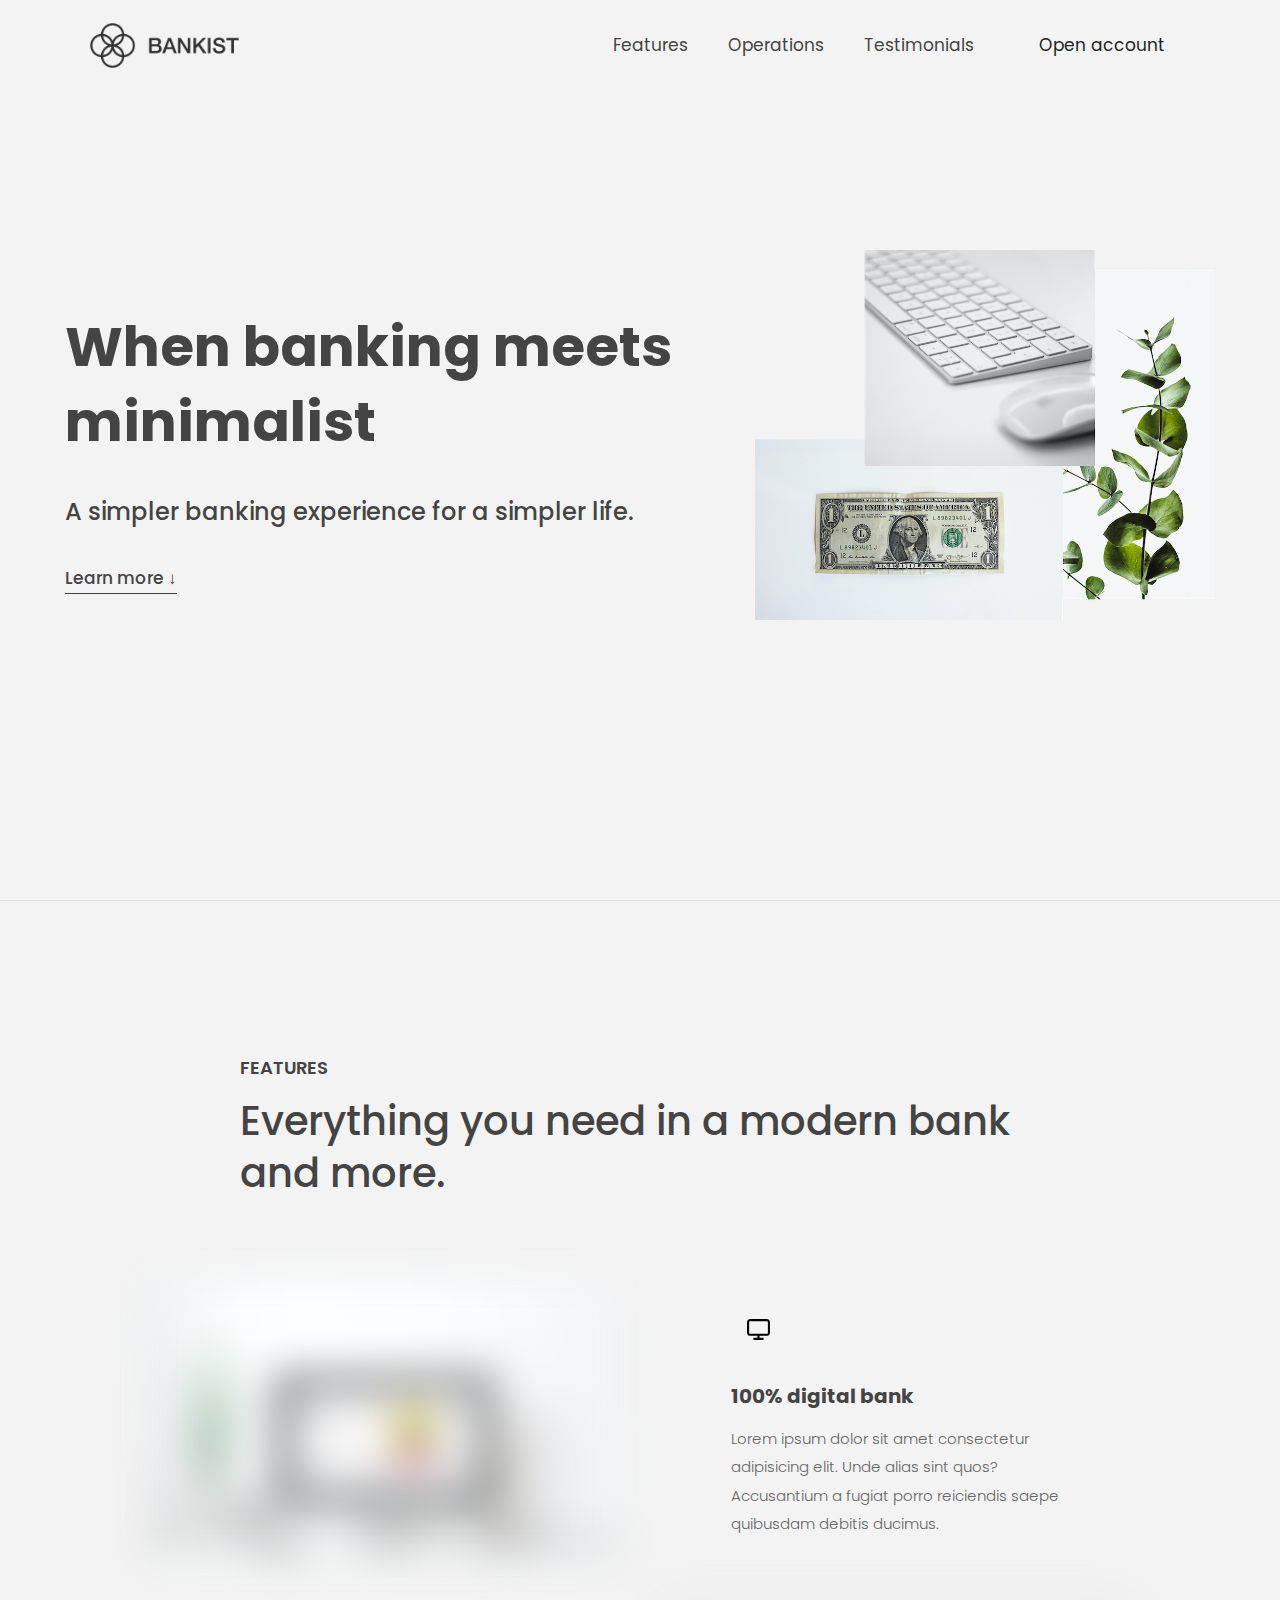
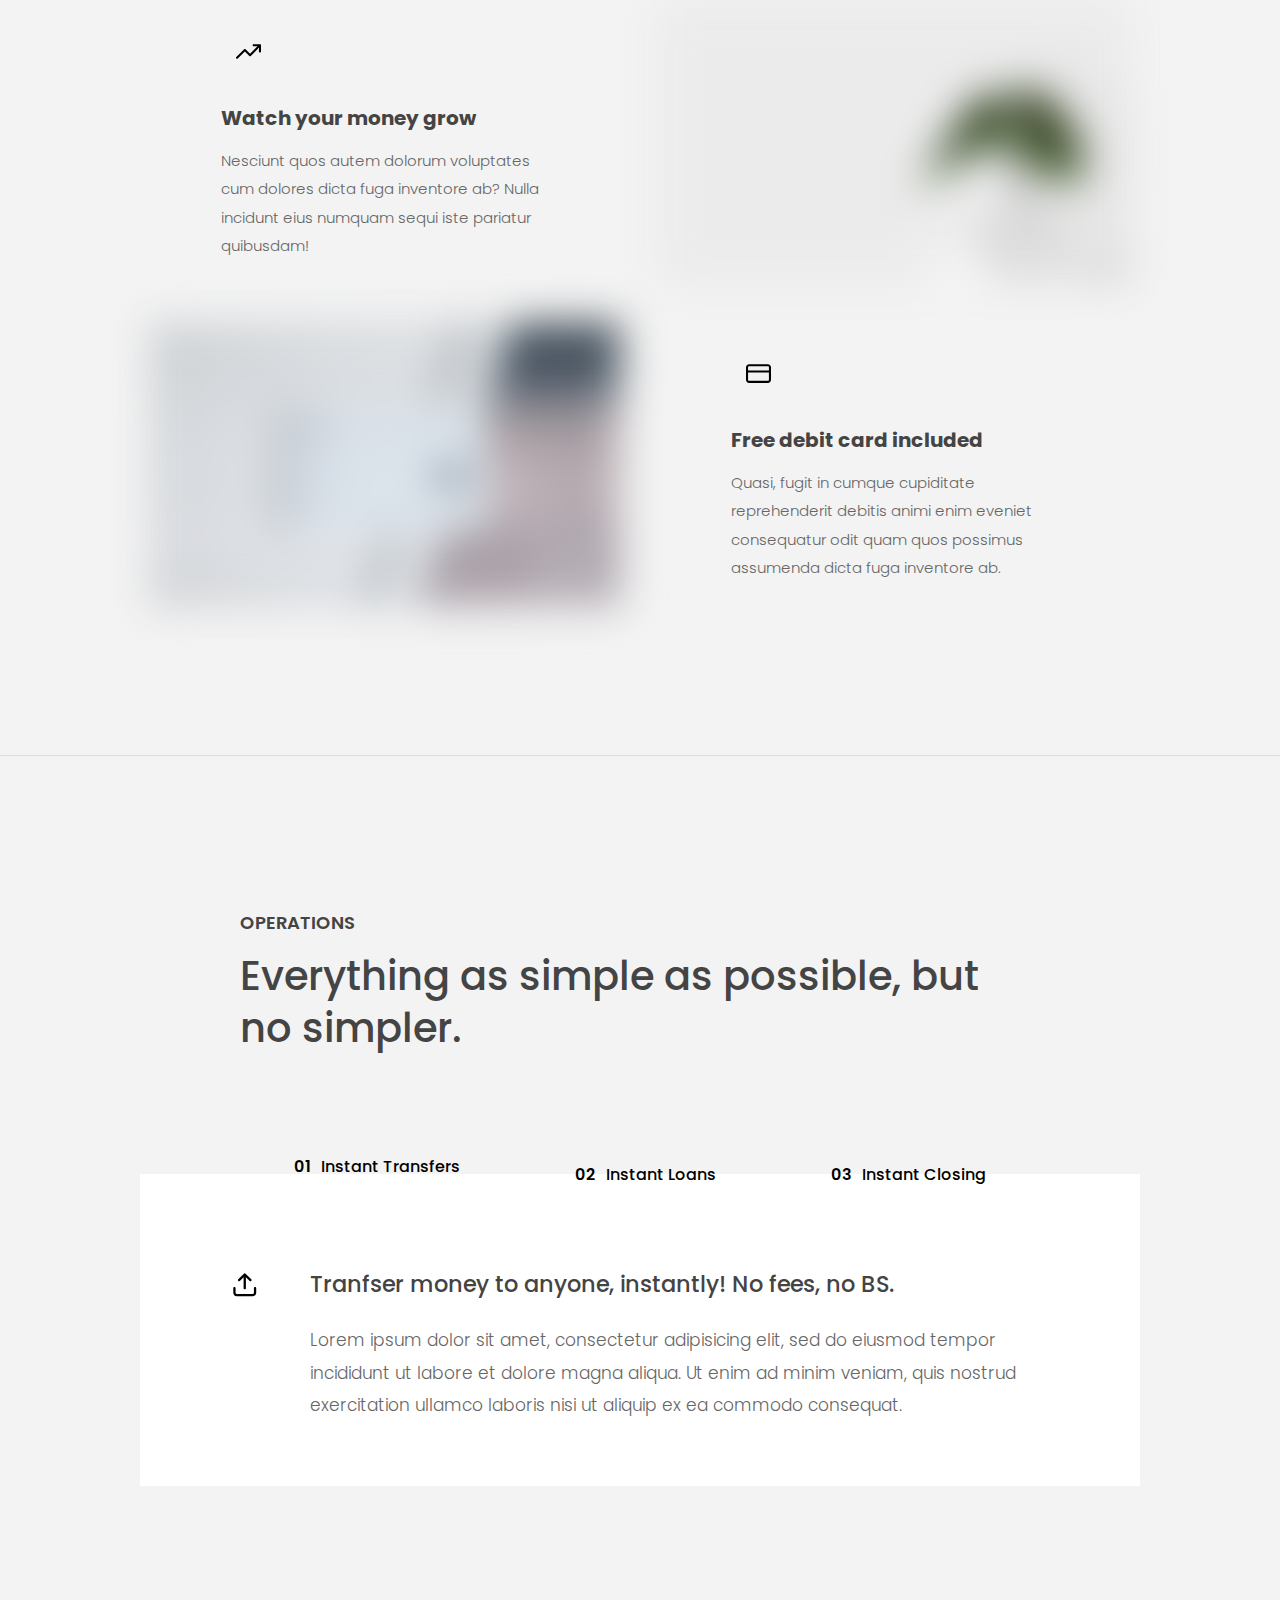
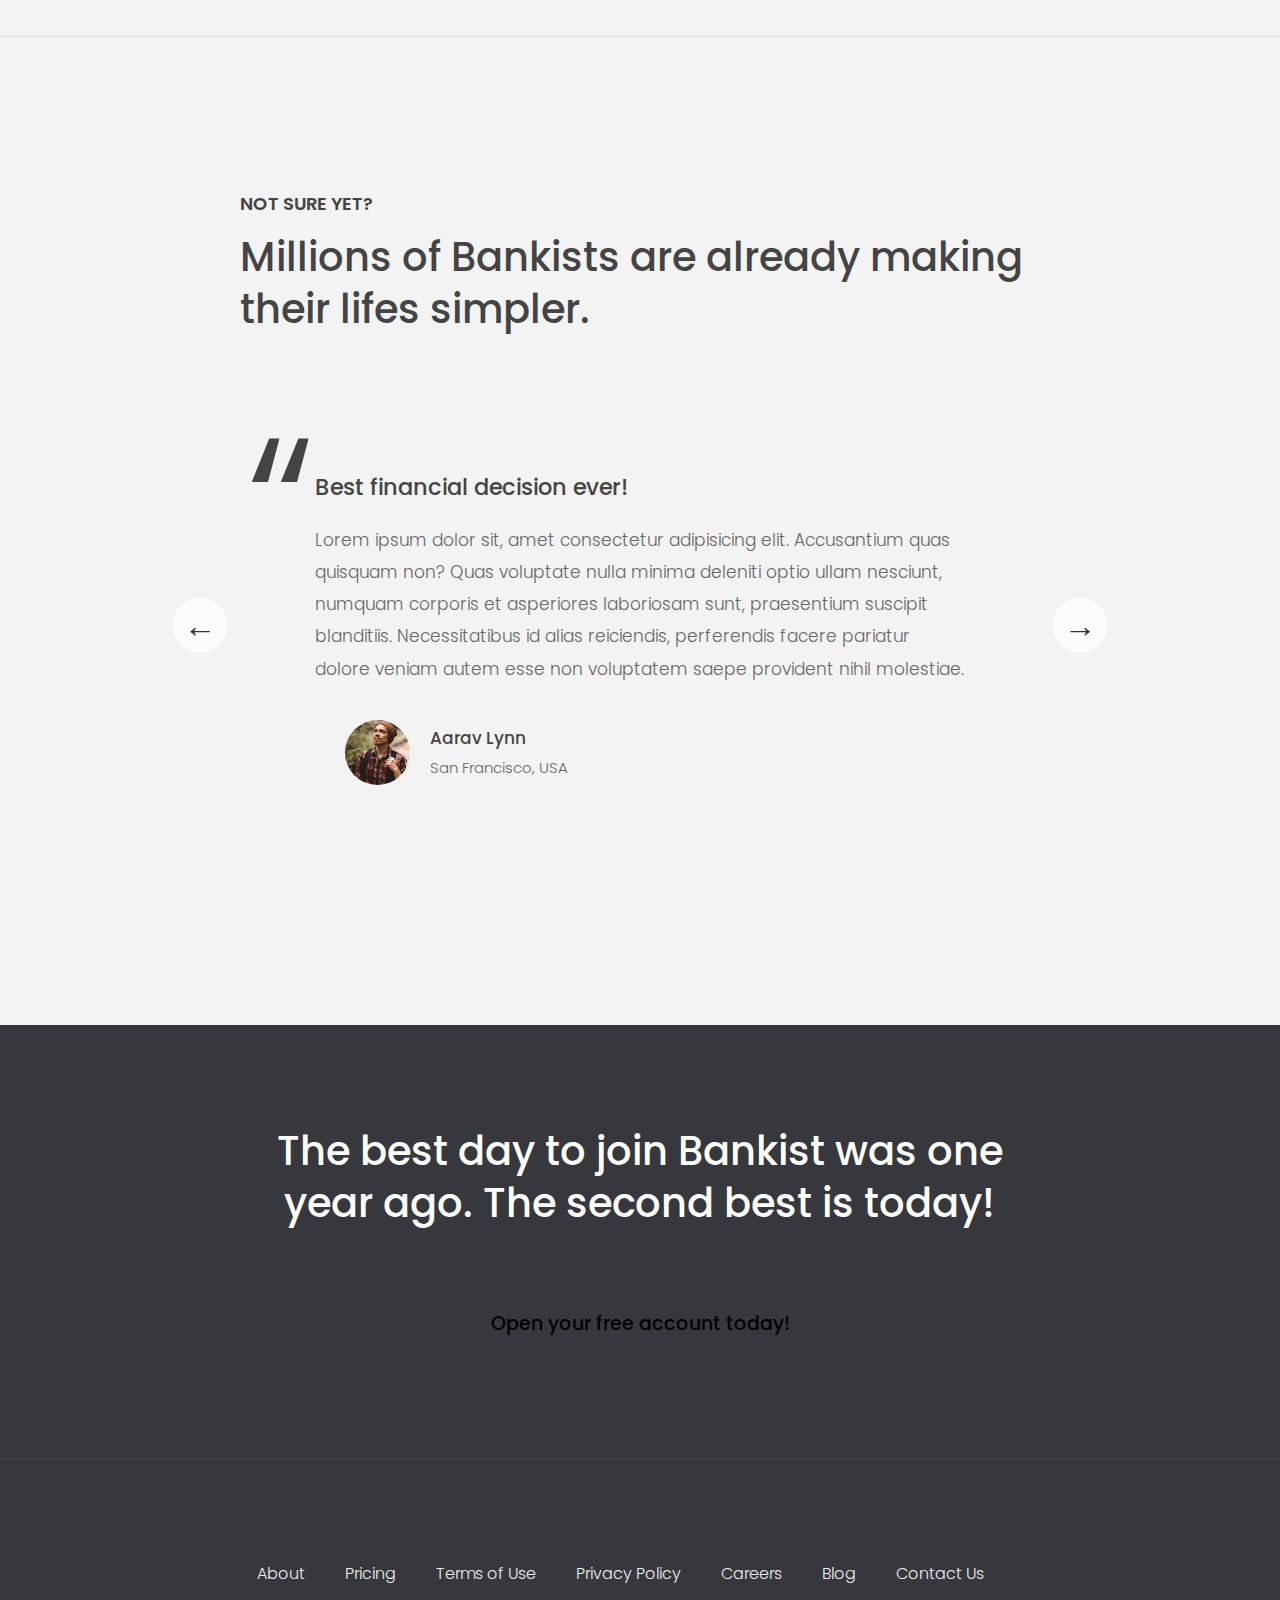
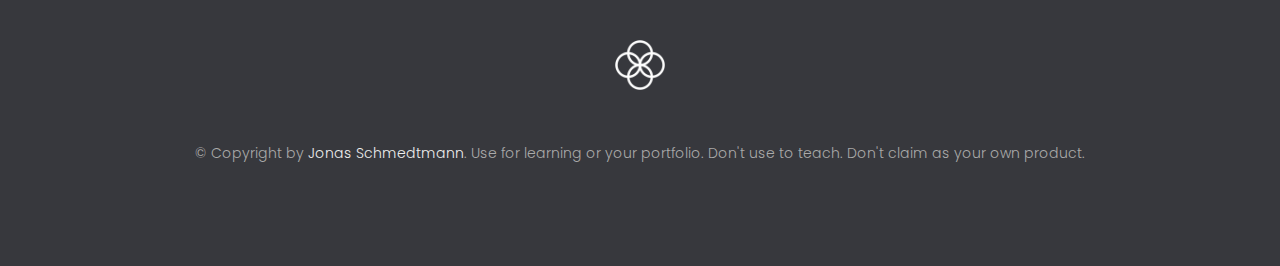
<file: advanced_dom/bankist/index.html>
<!DOCTYPE html>
<html lang="en">
<head>
    <meta charset="UTF-8"/>
    <meta name="viewport" content="width=device-width, initial-scale=1.0"/>
    <meta http-equiv="X-UA-Compatible" content="ie=edge"/>
    <link rel="shortcut icon" type="image/png" href="img/icon.png"/>

    <link
            href="https://fonts.googleapis.com/css?family=Poppins:300,400,500,600&display=swap"
            rel="stylesheet"
    />
    <link rel="stylesheet" href="style.css"/>
    <title>Bankist | When Banking meets Minimalist</title>
</head>
<body>
<header class="header">
    <nav class="nav">
        <img
                src="img/logo.png"
                alt="Bankist logo"
                class="nav__logo"
                id="logo"
        />
        <ul class="nav__links">
            <li class="nav__item">
                <a class="nav__link" href="#section--1">Features</a>
            </li>
            <li class="nav__item">
                <a class="nav__link" href="#section--2">Operations</a>
            </li>
            <li class="nav__item">
                <a class="nav__link" href="#section--3">Testimonials</a>
            </li>
            <li class="nav__item">
                <a class="nav__link nav__link--btn btn--show-modal" href="#"
                >Open account</a
                >
            </li>
        </ul>
    </nav>

    <div class="header__title">
        <h1 onclick="alert('HTML alert!')">
            When
            <!-- Green highlight effect -->
            <span class="highlight">banking</span>
            meets<br/>
            <span class="highlight">minimalist</span>
        </h1>
        <h4>A simpler banking experience for a simpler life.</h4>
        <button class="btn--text btn--scroll-to">Learn more &DownArrow;</button>
        <img
                src="img/hero.png"
                class="header__img"
                alt="Minimalist bank items"
        />
    </div>
</header>

<section class="section" id="section--1">
    <div class="section__title">
        <h2 class="section__description">Features</h2>
        <h3 class="section__header">
            Everything you need in a modern bank and more.
        </h3>
    </div>

    <div class="features">
        <img
                src="img/digital-lazy.jpg"
                data-src="img/digital.jpg"
                alt="Computer"
                class="features__img lazy-img"
        />
        <div class="features__feature">
            <div class="features__icon">
                <svg>
                    <use xlink:href="img/icons.svg#icon-monitor"></use>
                </svg>
            </div>
            <h5 class="features__header">100% digital bank</h5>
            <p>
                Lorem ipsum dolor sit amet consectetur adipisicing elit. Unde alias
                sint quos? Accusantium a fugiat porro reiciendis saepe quibusdam
                debitis ducimus.
            </p>
        </div>

        <div class="features__feature">
            <div class="features__icon">
                <svg>
                    <use xlink:href="img/icons.svg#icon-trending-up"></use>
                </svg>
            </div>
            <h5 class="features__header">Watch your money grow</h5>
            <p>
                Nesciunt quos autem dolorum voluptates cum dolores dicta fuga
                inventore ab? Nulla incidunt eius numquam sequi iste pariatur
                quibusdam!
            </p>
        </div>
        <img
                src="img/grow-lazy.jpg"
                data-src="img/grow.jpg"
                alt="Plant"
                class="features__img lazy-img"
        />

        <img
                src="img/card-lazy.jpg"
                data-src="img/card.jpg"
                alt="Credit card"
                class="features__img lazy-img"
        />
        <div class="features__feature">
            <div class="features__icon">
                <svg>
                    <use xlink:href="img/icons.svg#icon-credit-card"></use>
                </svg>
            </div>
            <h5 class="features__header">Free debit card included</h5>
            <p>
                Quasi, fugit in cumque cupiditate reprehenderit debitis animi enim
                eveniet consequatur odit quam quos possimus assumenda dicta fuga
                inventore ab.
            </p>
        </div>
    </div>
</section>

<section class="section" id="section--2">
    <div class="section__title">
        <h2 class="section__description">Operations</h2>
        <h3 class="section__header">
            Everything as simple as possible, but no simpler.
        </h3>
    </div>

    <div class="operations">
        <div class="operations__tab-container">
            <button
                    class="btn operations__tab operations__tab--1 operations__tab--active"
                    data-tab="1">
                <span>01</span>Instant Transfers
            </button>
            <button class="btn operations__tab operations__tab--2" data-tab="22">
                <span>02</span>Instant Loans
            </button>
            <button class="btn operations__tab operations__tab--3" data-tab="3">
                <span>03</span>Instant Closing
            </button>
        </div>
        <div
                class="operations__content operations__content--1 operations__content--active">
            <div class="operations__icon operations__icon--1">
                <svg>
                    <use xlink:href="img/icons.svg#icon-upload"></use>
                </svg>
            </div>
            <h5 class="operations__header">
                Tranfser money to anyone, instantly! No fees, no BS.
            </h5>
            <p>
                Lorem ipsum dolor sit amet, consectetur adipisicing elit, sed do
                eiusmod tempor incididunt ut labore et dolore magna aliqua. Ut enim
                ad minim veniam, quis nostrud exercitation ullamco laboris nisi ut
                aliquip ex ea commodo consequat.
            </p>
        </div>

        <div class="operations__content operations__content--2">
            <div class="operations__icon operations__icon--2">
                <svg>
                    <use xlink:href="img/icons.svg#icon-home"></use>
                </svg>
            </div>
            <h5 class="operations__header">
                Buy a home or make your dreams come true, with instant loans.
            </h5>
            <p>
                Duis aute irure dolor in reprehenderit in voluptate velit esse
                cillum dolore eu fugiat nulla pariatur. Excepteur sint occaecat
                cupidatat non proident, sunt in culpa qui officia deserunt mollit
                anim id est laborum.
            </p>
        </div>
        <div class="operations__content operations__content--3">
            <div class="operations__icon operations__icon--3">
                <svg>
                    <use xlink:href="img/icons.svg#icon-user-x"></use>
                </svg>
            </div>
            <h5 class="operations__header">
                No longer need your account? No problem! Close it instantly.
            </h5>
            <p>
                Excepteur sint occaecat cupidatat non proident, sunt in culpa qui
                officia deserunt mollit anim id est laborum. Ut enim ad minim
                veniam, quis nostrud exercitation ullamco laboris nisi ut aliquip ex
                ea commodo consequat.
            </p>
        </div>
    </div>
</section>

<section class="section" id="section--3">
    <div class="section__title section__title--testimonials">
        <h2 class="section__description">Not sure yet?</h2>
        <h3 class="section__header">
            Millions of Bankists are already making their lifes simpler.
        </h3>
    </div>

    <div class="slider">
        <div class="slide slide--1">
            <div class="testimonial">
                <h5 class="testimonial__header">Best financial decision ever!</h5>
                <blockquote class="testimonial__text">
                    Lorem ipsum dolor sit, amet consectetur adipisicing elit.
                    Accusantium quas quisquam non? Quas voluptate nulla minima
                    deleniti optio ullam nesciunt, numquam corporis et asperiores
                    laboriosam sunt, praesentium suscipit blanditiis. Necessitatibus
                    id alias reiciendis, perferendis facere pariatur dolore veniam
                    autem esse non voluptatem saepe provident nihil molestiae.
                </blockquote>
                <address class="testimonial__author">
                    <img src="img/user-1.jpg" alt="" class="testimonial__photo"/>
                    <h6 class="testimonial__name">Aarav Lynn</h6>
                    <p class="testimonial__location">San Francisco, USA</p>
                </address>
            </div>
        </div>

        <div class="slide slide--2">
            <div class="testimonial">
                <h5 class="testimonial__header">
                    The last step to becoming a complete minimalist
                </h5>
                <blockquote class="testimonial__text">
                    Quisquam itaque deserunt ullam, quia ea repellendus provident,
                    ducimus neque ipsam modi voluptatibus doloremque, corrupti
                    laborum. Incidunt numquam perferendis veritatis neque repellendus.
                    Lorem, ipsum dolor sit amet consectetur adipisicing elit. Illo
                    deserunt exercitationem deleniti.
                </blockquote>
                <address class="testimonial__author">
                    <img src="img/user-2.jpg" alt="" class="testimonial__photo"/>
                    <h6 class="testimonial__name">Miyah Miles</h6>
                    <p class="testimonial__location">London, UK</p>
                </address>
            </div>
        </div>

        <div class="slide slide--3">
            <div class="testimonial">
                <h5 class="testimonial__header">
                    Finally free from old-school banks
                </h5>
                <blockquote class="testimonial__text">
                    Debitis, nihil sit minus suscipit magni aperiam vel tenetur
                    incidunt commodi architecto numquam omnis nulla autem,
                    necessitatibus blanditiis modi similique quidem. Odio aliquam
                    culpa dicta beatae quod maiores ipsa minus consequatur error sunt,
                    deleniti saepe aliquid quos inventore sequi. Necessitatibus id
                    alias reiciendis, perferendis facere.
                </blockquote>
                <address class="testimonial__author">
                    <img src="img/user-3.jpg" alt="" class="testimonial__photo"/>
                    <h6 class="testimonial__name">Francisco Gomes</h6>
                    <p class="testimonial__location">Lisbon, Portugal</p>
                </address>
            </div>
        </div>

        <!-- <div class="slide"><img src="img/img-1.jpg" alt="Photo 1" /></div>
        <div class="slide"><img src="img/img-2.jpg" alt="Photo 2" /></div>
        <div class="slide"><img src="img/img-3.jpg" alt="Photo 3" /></div>
        <div class="slide"><img src="img/img-4.jpg" alt="Photo 4" /></div> -->
        <button class="slider__btn slider__btn--left">&larr;</button>
        <button class="slider__btn slider__btn--right">&rarr;</button>
        <div class="dots">

        </div>
    </div>
</section>

<section class="section section--sign-up">
    <div class="section__title">
        <h3 class="section__header">
            The best day to join Bankist was one year ago. The second best is
            today!
        </h3>
    </div>
    <button class="btn btn--show-modal">Open your free account today!</button>
</section>

<footer class="footer">
    <ul class="footer__nav">
        <li class="footer__item">
            <a class="footer__link" href="#">About</a>
        </li>
        <li class="footer__item">
            <a class="footer__link" href="#">Pricing</a>
        </li>
        <li class="footer__item">
            <a class="footer__link" href="#">Terms of Use</a>
        </li>
        <li class="footer__item">
            <a class="footer__link" href="#">Privacy Policy</a>
        </li>
        <li class="footer__item">
            <a class="footer__link" href="#">Careers</a>
        </li>
        <li class="footer__item">
            <a class="footer__link" href="#">Blog</a>
        </li>
        <li class="footer__item">
            <a class="footer__link" href="#">Contact Us</a>
        </li>
    </ul>
    <img src="img/icon.png" alt="Logo" class="footer__logo"/>
    <p class="footer__copyright">
        &copy; Copyright by
        <a
                class="footer__link twitter-link"
                target="_blank"
                href="https://twitter.com/jonasschmedtman"
        >Jonas Schmedtmann</a
        >. Use for learning or your portfolio. Don't use to teach. Don't claim
        as your own product.
    </p>
</footer>

<div class="modal hidden">
    <button class="btn--close-modal">&times;</button>
    <h2 class="modal__header">
        Open your bank account <br/>
        in just <span class="highlight">5 minutes</span>
    </h2>
    <form class="modal__form">
        <label>First Name</label>
        <input type="text"/>
        <label>Last Name</label>
        <input type="text"/>
        <label>Email Address</label>
        <input type="email"/>
        <button class="btn">Next step &rarr;</button>
    </form>
</div>
<div class="overlay hidden"></div>

<script src="script.js"></script>
</body>
</html>
</file>
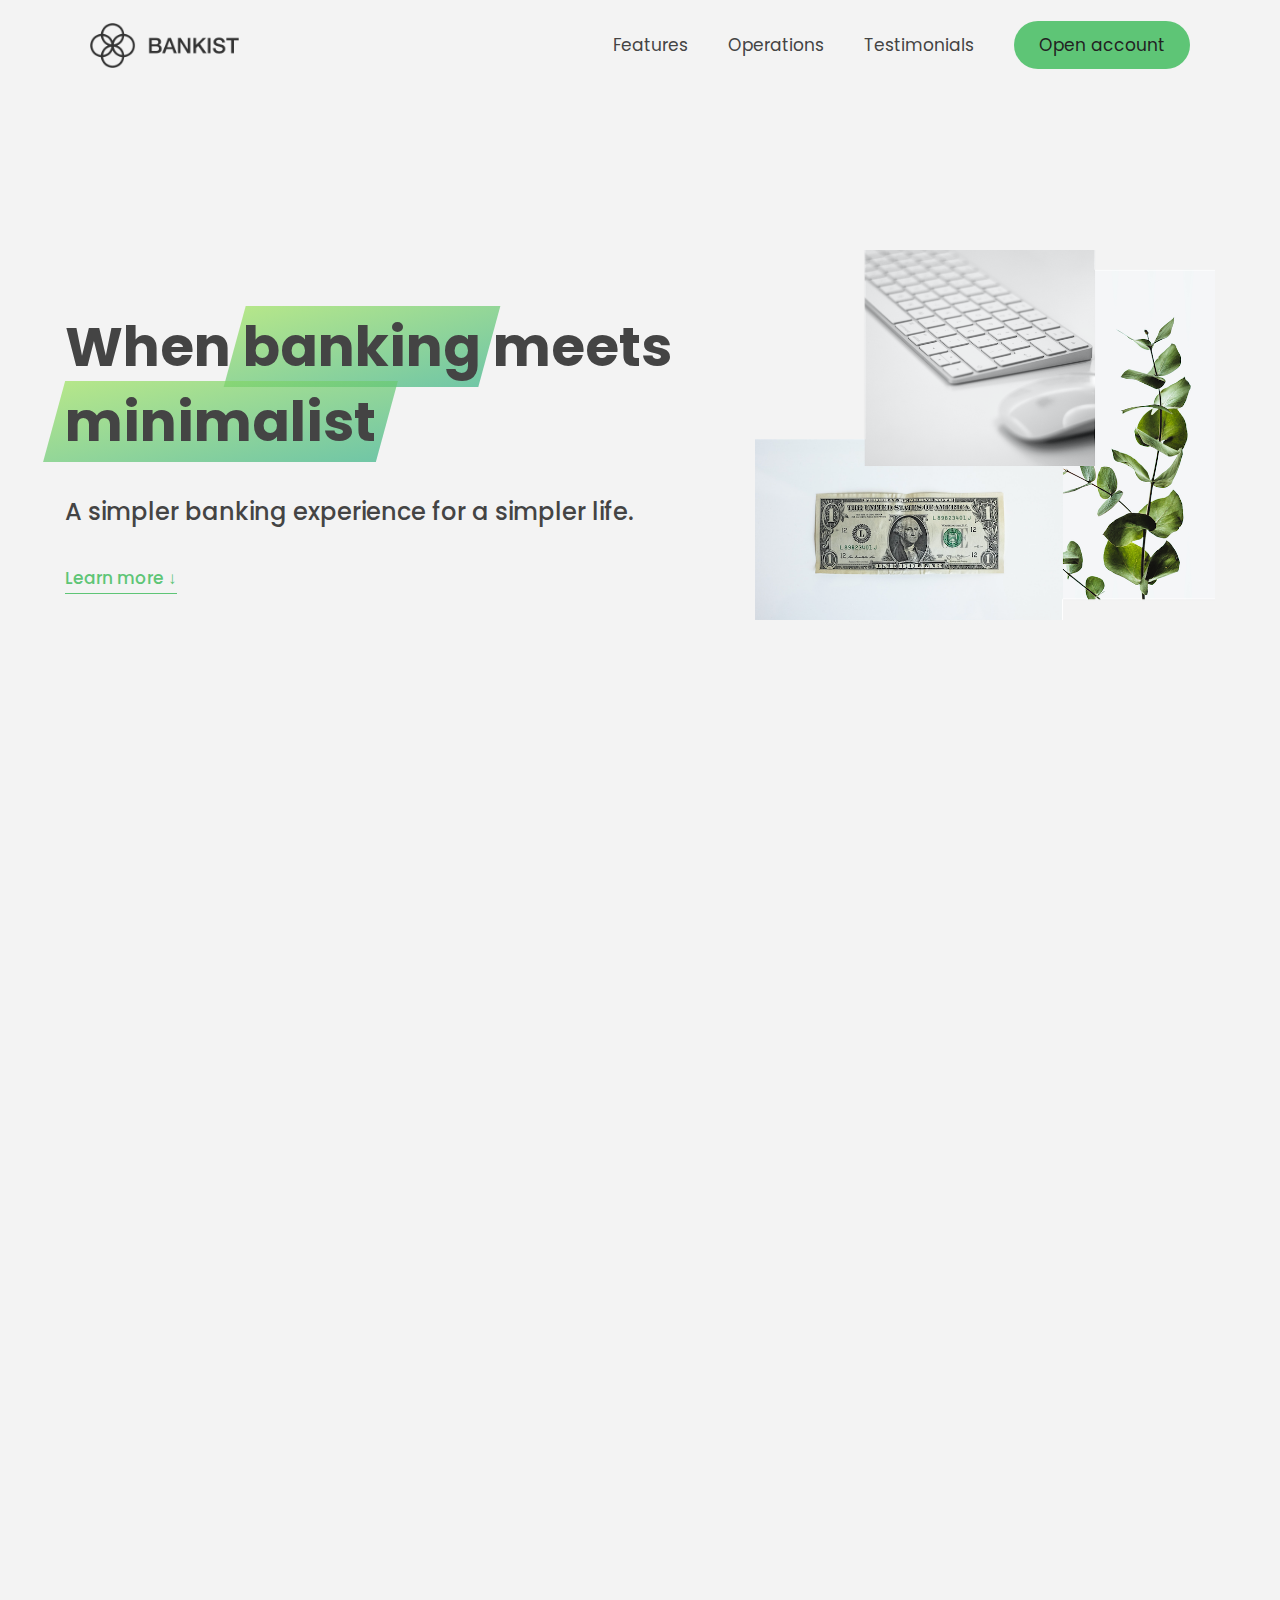
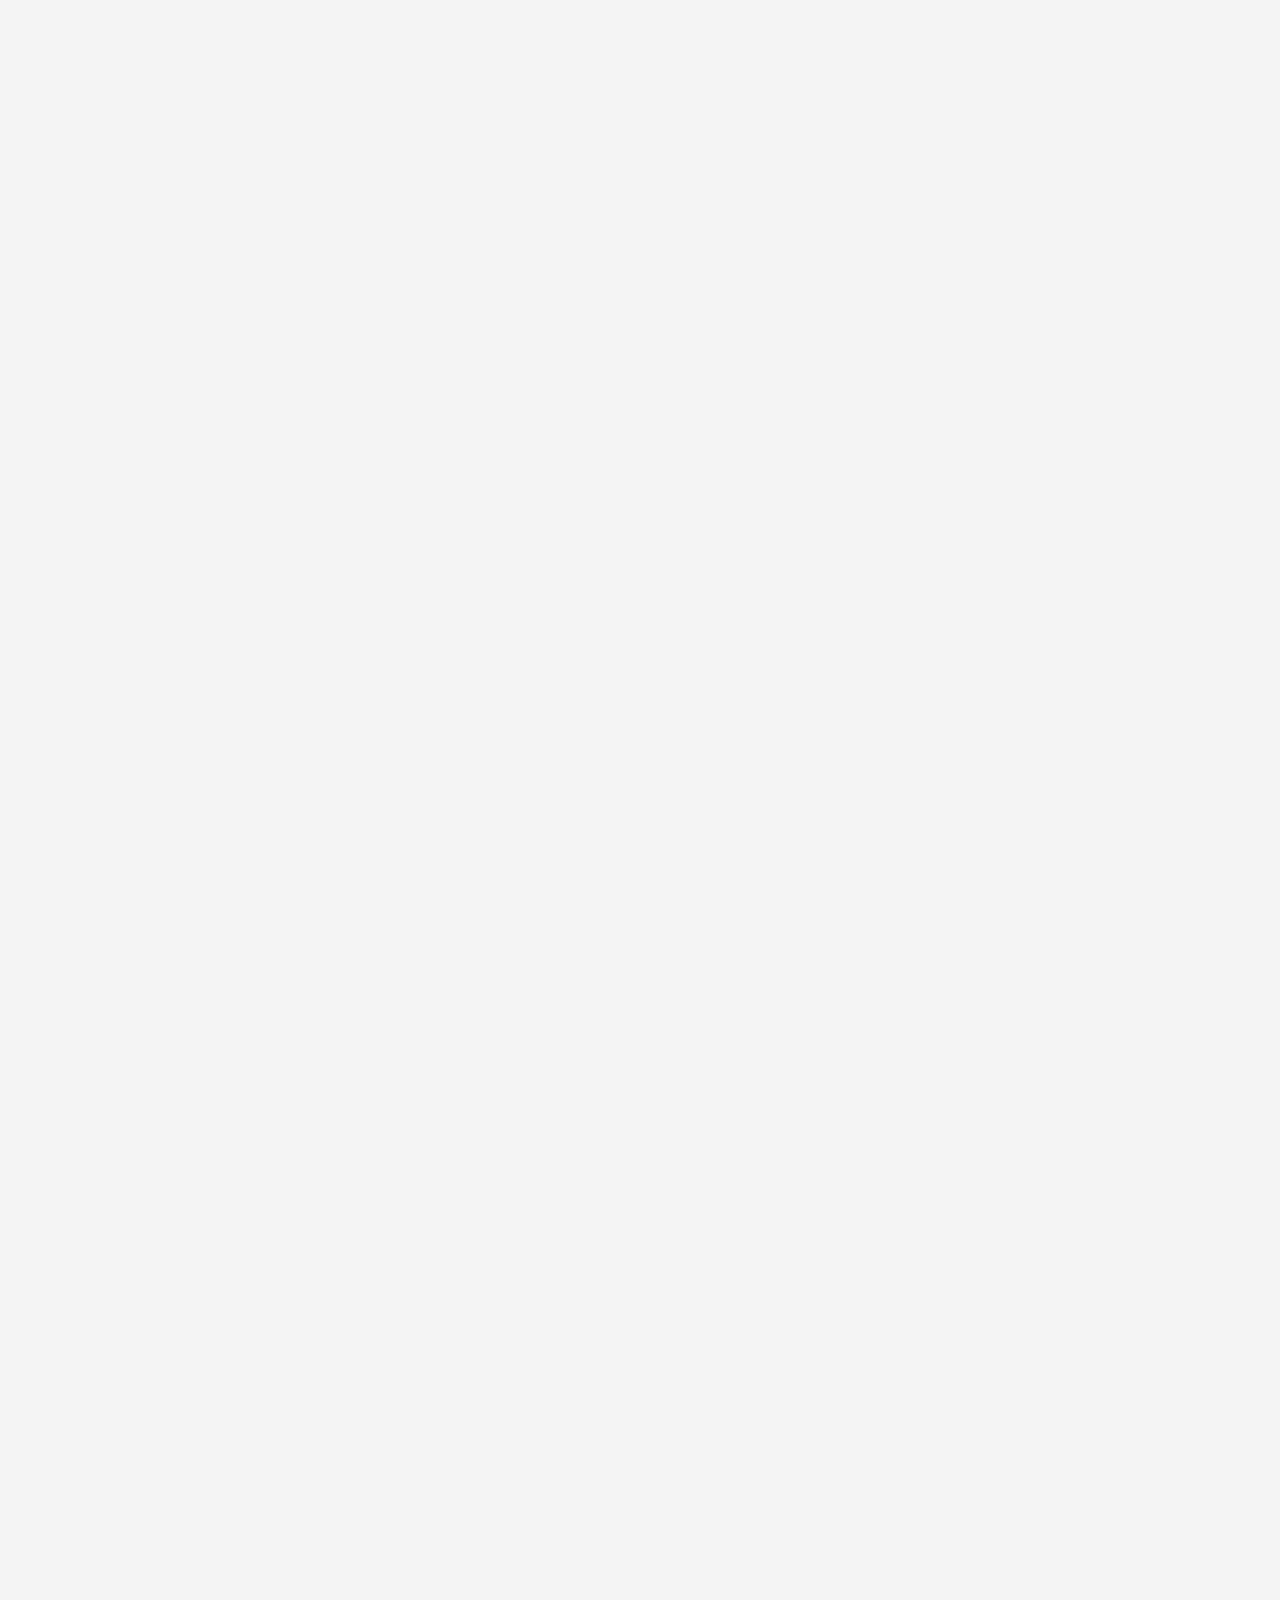
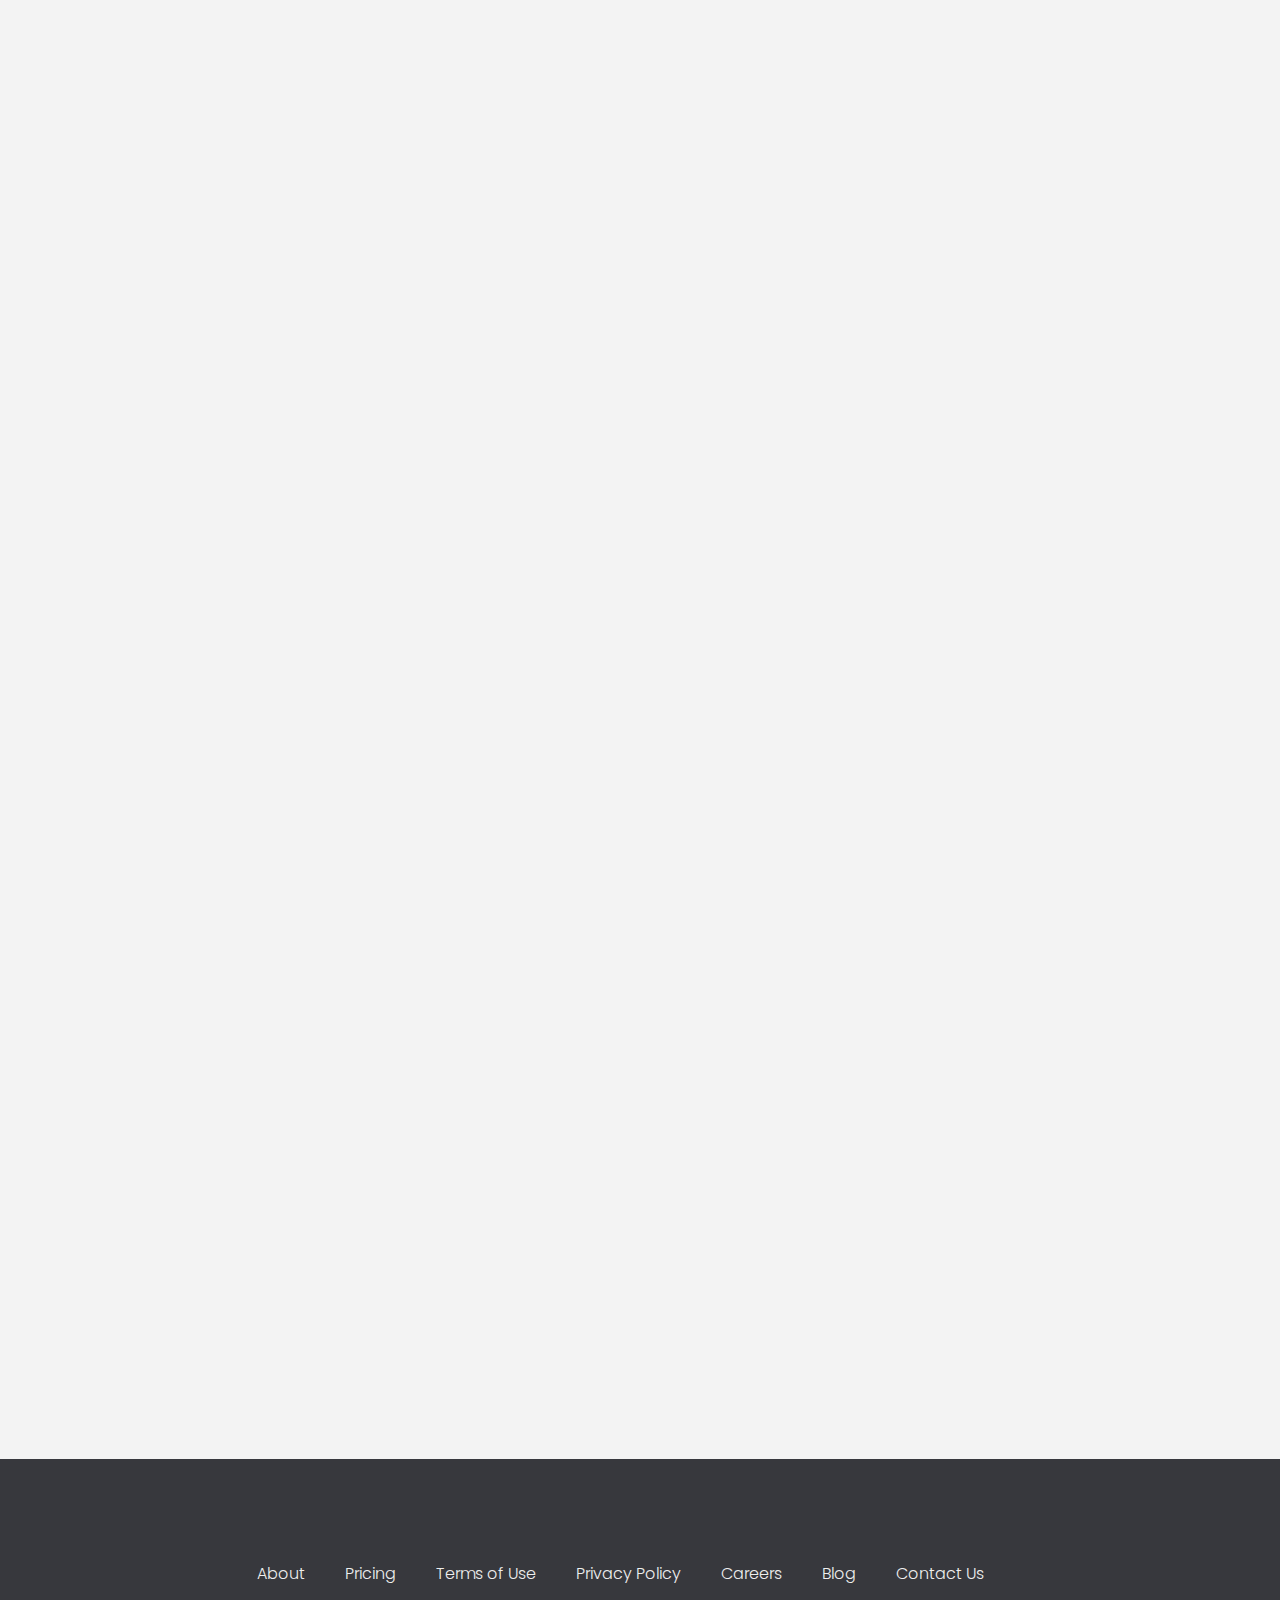
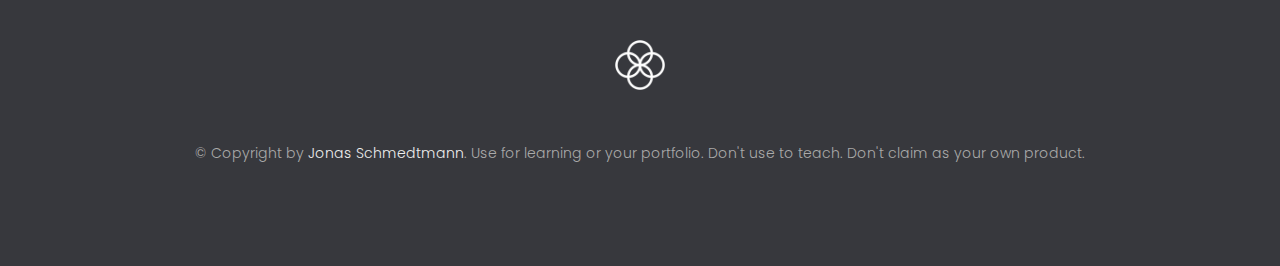
<file: advanced_dom/bankist_final/index.html>
<!DOCTYPE html>
<html lang="en">
  <head>
    <meta charset="UTF-8" />
    <meta name="viewport" content="width=device-width, initial-scale=1.0" />
    <meta http-equiv="X-UA-Compatible" content="ie=edge" />
    <link rel="shortcut icon" type="image/png" href="img/icon.png" />

    <link
      href="https://fonts.googleapis.com/css?family=Poppins:300,400,500,600&display=swap"
      rel="stylesheet"
    />
    <link rel="stylesheet" href="style.css" />
    <title>Bankist | When Banking meets Minimalist</title>

    <script defer src="script.js"></script>
  </head>
  <body>
    <header class="header">
      <nav class="nav">
        <img
          src="img/logo.png"
          alt="Bankist logo"
          class="nav__logo"
          id="logo"
          designer="Jonas"
          data-version-number="3.0"
        />
        <ul class="nav__links">
          <li class="nav__item">
            <a class="nav__link" href="#section--1">Features</a>
          </li>
          <li class="nav__item">
            <a class="nav__link" href="#section--2">Operations</a>
          </li>
          <li class="nav__item">
            <a class="nav__link" href="#section--3">Testimonials</a>
          </li>
          <li class="nav__item">
            <a class="nav__link nav__link--btn btn--show-modal" href="#"
              >Open account</a
            >
          </li>
        </ul>
      </nav>

      <div class="header__title">
        <!-- <h1 onclick="alert('HTML alert')"> -->
        <h1>
          When
          <!-- Green highlight effect -->
          <span class="highlight">banking</span>
          meets<br />
          <span class="highlight">minimalist</span>
        </h1>
        <h4>A simpler banking experience for a simpler life.</h4>
        <button class="btn--text btn--scroll-to">Learn more &DownArrow;</button>
        <img
          src="img/hero.png"
          class="header__img"
          alt="Minimalist bank items"
        />
      </div>
    </header>

    <section class="section" id="section--1">
      <div class="section__title">
        <h2 class="section__description">Features</h2>
        <h3 class="section__header">
          Everything you need in a modern bank and more.
        </h3>
      </div>

      <div class="features">
        <img
          src="img/digital-lazy.jpg"
          data-src="img/digital.jpg"
          alt="Computer"
          class="features__img lazy-img"
        />
        <div class="features__feature">
          <div class="features__icon">
            <svg>
              <use xlink:href="img/icons.svg#icon-monitor"></use>
            </svg>
          </div>
          <h5 class="features__header">100% digital bank</h5>
          <p>
            Lorem ipsum dolor sit amet consectetur adipisicing elit. Unde alias
            sint quos? Accusantium a fugiat porro reiciendis saepe quibusdam
            debitis ducimus.
          </p>
        </div>

        <div class="features__feature">
          <div class="features__icon">
            <svg>
              <use xlink:href="img/icons.svg#icon-trending-up"></use>
            </svg>
          </div>
          <h5 class="features__header">Watch your money grow</h5>
          <p>
            Nesciunt quos autem dolorum voluptates cum dolores dicta fuga
            inventore ab? Nulla incidunt eius numquam sequi iste pariatur
            quibusdam!
          </p>
        </div>
        <img
          src="img/grow-lazy.jpg"
          data-src="img/grow.jpg"
          alt="Plant"
          class="features__img lazy-img"
        />

        <img
          src="img/card-lazy.jpg"
          data-src="img/card.jpg"
          alt="Credit card"
          class="features__img lazy-img"
        />
        <div class="features__feature">
          <div class="features__icon">
            <svg>
              <use xlink:href="img/icons.svg#icon-credit-card"></use>
            </svg>
          </div>
          <h5 class="features__header">Free debit card included</h5>
          <p>
            Quasi, fugit in cumque cupiditate reprehenderit debitis animi enim
            eveniet consequatur odit quam quos possimus assumenda dicta fuga
            inventore ab.
          </p>
        </div>
      </div>
    </section>

    <section class="section" id="section--2">
      <div class="section__title">
        <h2 class="section__description">Operations</h2>
        <h3 class="section__header">
          Everything as simple as possible, but no simpler.
        </h3>
      </div>

      <div class="operations">
        <div class="operations__tab-container">
          <button
            class="btn operations__tab operations__tab--1 operations__tab--active"
            data-tab="1"
          >
            <span>01</span>Instant Transfers
          </button>
          <button class="btn operations__tab operations__tab--2" data-tab="2">
            <span>02</span>Instant Loans
          </button>
          <button class="btn operations__tab operations__tab--3" data-tab="3">
            <span>03</span>Instant Closing
          </button>
        </div>
        <div
          class="operations__content operations__content--1 operations__content--active"
        >
          <div class="operations__icon operations__icon--1">
            <svg>
              <use xlink:href="img/icons.svg#icon-upload"></use>
            </svg>
          </div>
          <h5 class="operations__header">
            Tranfser money to anyone, instantly! No fees, no BS.
          </h5>
          <p>
            Lorem ipsum dolor sit amet, consectetur adipisicing elit, sed do
            eiusmod tempor incididunt ut labore et dolore magna aliqua. Ut enim
            ad minim veniam, quis nostrud exercitation ullamco laboris nisi ut
            aliquip ex ea commodo consequat.
          </p>
        </div>

        <div class="operations__content operations__content--2">
          <div class="operations__icon operations__icon--2">
            <svg>
              <use xlink:href="img/icons.svg#icon-home"></use>
            </svg>
          </div>
          <h5 class="operations__header">
            Buy a home or make your dreams come true, with instant loans.
          </h5>
          <p>
            Duis aute irure dolor in reprehenderit in voluptate velit esse
            cillum dolore eu fugiat nulla pariatur. Excepteur sint occaecat
            cupidatat non proident, sunt in culpa qui officia deserunt mollit
            anim id est laborum.
          </p>
        </div>
        <div class="operations__content operations__content--3">
          <div class="operations__icon operations__icon--3">
            <svg>
              <use xlink:href="img/icons.svg#icon-user-x"></use>
            </svg>
          </div>
          <h5 class="operations__header">
            No longer need your account? No problem! Close it instantly.
          </h5>
          <p>
            Excepteur sint occaecat cupidatat non proident, sunt in culpa qui
            officia deserunt mollit anim id est laborum. Ut enim ad minim
            veniam, quis nostrud exercitation ullamco laboris nisi ut aliquip ex
            ea commodo consequat.
          </p>
        </div>
      </div>
    </section>

    <section class="section" id="section--3">
      <div class="section__title section__title--testimonials">
        <h2 class="section__description">Not sure yet?</h2>
        <h3 class="section__header">
          Millions of Bankists are already making their lifes simpler.
        </h3>
      </div>

      <div class="slider">
        <div class="slide">
          <div class="testimonial">
            <h5 class="testimonial__header">Best financial decision ever!</h5>
            <blockquote class="testimonial__text">
              Lorem ipsum dolor sit, amet consectetur adipisicing elit.
              Accusantium quas quisquam non? Quas voluptate nulla minima
              deleniti optio ullam nesciunt, numquam corporis et asperiores
              laboriosam sunt, praesentium suscipit blanditiis. Necessitatibus
              id alias reiciendis, perferendis facere pariatur dolore veniam
              autem esse non voluptatem saepe provident nihil molestiae.
            </blockquote>
            <address class="testimonial__author">
              <img src="img/user-1.jpg" alt="" class="testimonial__photo" />
              <h6 class="testimonial__name">Aarav Lynn</h6>
              <p class="testimonial__location">San Francisco, USA</p>
            </address>
          </div>
        </div>

        <div class="slide">
          <div class="testimonial">
            <h5 class="testimonial__header">
              The last step to becoming a complete minimalist
            </h5>
            <blockquote class="testimonial__text">
              Quisquam itaque deserunt ullam, quia ea repellendus provident,
              ducimus neque ipsam modi voluptatibus doloremque, corrupti
              laborum. Incidunt numquam perferendis veritatis neque repellendus.
              Lorem, ipsum dolor sit amet consectetur adipisicing elit. Illo
              deserunt exercitationem deleniti.
            </blockquote>
            <address class="testimonial__author">
              <img src="img/user-2.jpg" alt="" class="testimonial__photo" />
              <h6 class="testimonial__name">Miyah Miles</h6>
              <p class="testimonial__location">London, UK</p>
            </address>
          </div>
        </div>

        <div class="slide">
          <div class="testimonial">
            <h5 class="testimonial__header">
              Finally free from old-school banks
            </h5>
            <blockquote class="testimonial__text">
              Debitis, nihil sit minus suscipit magni aperiam vel tenetur
              incidunt commodi architecto numquam omnis nulla autem,
              necessitatibus blanditiis modi similique quidem. Odio aliquam
              culpa dicta beatae quod maiores ipsa minus consequatur error sunt,
              deleniti saepe aliquid quos inventore sequi. Necessitatibus id
              alias reiciendis, perferendis facere.
            </blockquote>
            <address class="testimonial__author">
              <img src="img/user-3.jpg" alt="" class="testimonial__photo" />
              <h6 class="testimonial__name">Francisco Gomes</h6>
              <p class="testimonial__location">Lisbon, Portugal</p>
            </address>
          </div>
        </div>

        <button class="slider__btn slider__btn--left">&larr;</button>
        <button class="slider__btn slider__btn--right">&rarr;</button>
        <div class="dots"></div>
      </div>
    </section>

    <section class="section section--sign-up">
      <div class="section__title">
        <h3 class="section__header">
          The best day to join Bankist was one year ago. The second best is
          today!
        </h3>
      </div>
      <button class="btn btn--show-modal">Open your free account today!</button>
    </section>

    <footer class="footer">
      <ul class="footer__nav">
        <li class="footer__item">
          <a class="footer__link" href="#">About</a>
        </li>
        <li class="footer__item">
          <a class="footer__link" href="#">Pricing</a>
        </li>
        <li class="footer__item">
          <a class="footer__link" href="#">Terms of Use</a>
        </li>
        <li class="footer__item">
          <a class="footer__link" href="#">Privacy Policy</a>
        </li>
        <li class="footer__item">
          <a class="footer__link" href="#">Careers</a>
        </li>
        <li class="footer__item">
          <a class="footer__link" href="#">Blog</a>
        </li>
        <li class="footer__item">
          <a class="footer__link" href="#">Contact Us</a>
        </li>
      </ul>
      <img src="img/icon.png" alt="Logo" class="footer__logo" />
      <p class="footer__copyright">
        &copy; Copyright by
        <a
          class="footer__link twitter-link"
          target="_blank"
          href="https://twitter.com/jonasschmedtman"
          >Jonas Schmedtmann</a
        >. Use for learning or your portfolio. Don't use to teach. Don't claim
        as your own product.
      </p>
    </footer>

    <div class="modal hidden">
      <button class="btn--close-modal">&times;</button>
      <h2 class="modal__header">
        Open your bank account <br />
        in just <span class="highlight">5 minutes</span>
      </h2>
      <form class="modal__form">
        <label>First Name</label>
        <input type="text" />
        <label>Last Name</label>
        <input type="text" />
        <label>Email Address</label>
        <input type="email" />
        <button class="btn">Next step &rarr;</button>
      </form>
    </div>
    <div class="overlay hidden"></div>

    <!-- <script src="script.js"></script> -->
  </body>
</html>
</file>
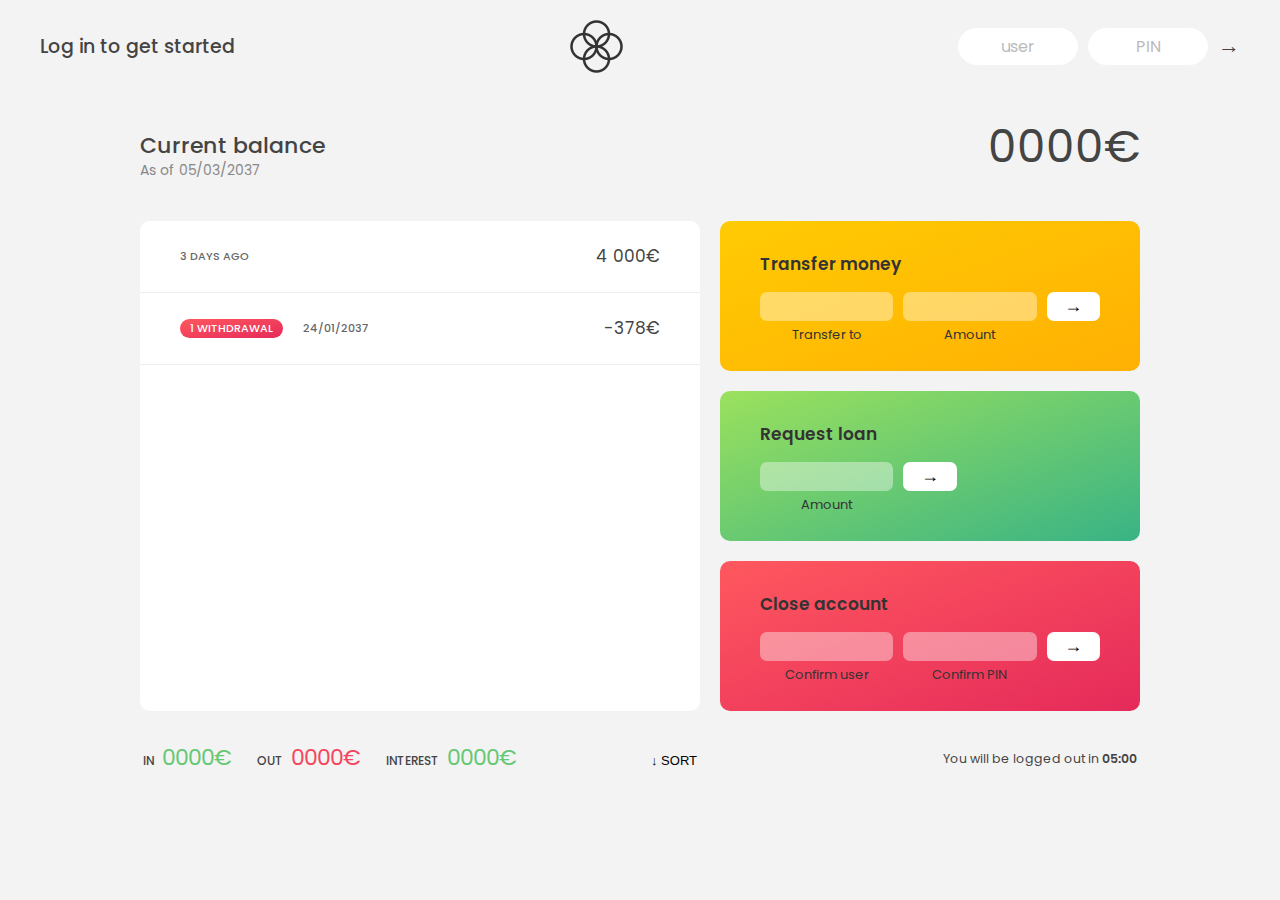
<file: arrays/bankist-app/index.html>
<!DOCTYPE html>
<html lang="en">
  <head>
    <meta charset="UTF-8" />
    <meta name="viewport" content="width=device-width, initial-scale=1.0" />
    <meta http-equiv="X-UA-Compatible" content="ie=edge" />
    <link rel="shortcut icon" type="image/png" href="/icon.png" />

    <link
      href="https://fonts.googleapis.com/css?family=Poppins:400,500,600&display=swap"
      rel="stylesheet"
    />

    <link rel="stylesheet" href="style.css" />
    <title>Bankist</title>
  </head>
  <body>
    <!-- TOP NAVIGATION -->
    <nav>
      <p class="welcome">Log in to get started</p>
      <img src="logo.png" alt="Logo" class="logo" />
      <form class="login">
        <input
          type="text"
          placeholder="user"
          class="login__input login__input--user"
        />
        <!-- In practice, use type="password" -->
        <input
          type="text"
          placeholder="PIN"
          maxlength="4"
          class="login__input login__input--pin"
        />
        <button class="login__btn">&rarr;</button>
      </form>
    </nav>

    <main class="app">
      <!-- BALANCE -->
      <div class="balance">
        <div>
          <p class="balance__label">Current balance</p>
          <p class="balance__date">
            As of <span class="date">05/03/2037</span>
          </p>
        </div>
        <p class="balance__value">0000€</p>
      </div>

      <!-- MOVEMENTS -->
      <div class="movements">
        <div class="movements__row">
          <div class="movements__date">3 days ago</div>
          <div class="movements__value">4 000€</div>
        </div>
        <div class="movements__row">
          <div class="movements__type movements__type--withdrawal">
            1 withdrawal
          </div>
          <div class="movements__date">24/01/2037</div>
          <div class="movements__value">-378€</div>
        </div>
      </div>

      <!-- SUMMARY -->
      <div class="summary">
        <p class="summary__label">In</p>
        <p class="summary__value summary__value--in">0000€</p>
        <p class="summary__label">Out</p>
        <p class="summary__value summary__value--out">0000€</p>
        <p class="summary__label">Interest</p>
        <p class="summary__value summary__value--interest">0000€</p>
        <button class="btn--sort">&downarrow; SORT</button>
      </div>

      <!-- OPERATION: TRANSFERS -->
      <div class="operation operation--transfer">
        <h2>Transfer money</h2>
        <form class="form form--transfer">
          <input type="text" class="form__input form__input--to" />
          <input type="number" class="form__input form__input--amount" />
          <button class="form__btn form__btn--transfer">&rarr;</button>
          <label class="form__label">Transfer to</label>
          <label class="form__label">Amount</label>
        </form>
      </div>

      <!-- OPERATION: LOAN -->
      <div class="operation operation--loan">
        <h2>Request loan</h2>
        <form class="form form--loan">
          <input type="number" class="form__input form__input--loan-amount" />
          <button class="form__btn form__btn--loan">&rarr;</button>
          <label class="form__label form__label--loan">Amount</label>
        </form>
      </div>

      <!-- OPERATION: CLOSE -->
      <div class="operation operation--close">
        <h2>Close account</h2>
        <form class="form form--close">
          <input type="text" class="form__input form__input--user" />
          <input
            type="password"
            maxlength="6"
            class="form__input form__input--pin"
          />
          <button class="form__btn form__btn--close">&rarr;</button>
          <label class="form__label">Confirm user</label>
          <label class="form__label">Confirm PIN</label>
        </form>
      </div>

      <!-- LOGOUT TIMER -->
      <p class="logout-timer">
        You will be logged out in <span class="timer">05:00</span>
      </p>
    </main>

    <!-- <footer>
      &copy; by Jonas Schmedtmann. Don't claim as your own :)
    </footer> -->

    <script src="script.js"></script>
  </body>
</html>
</file>
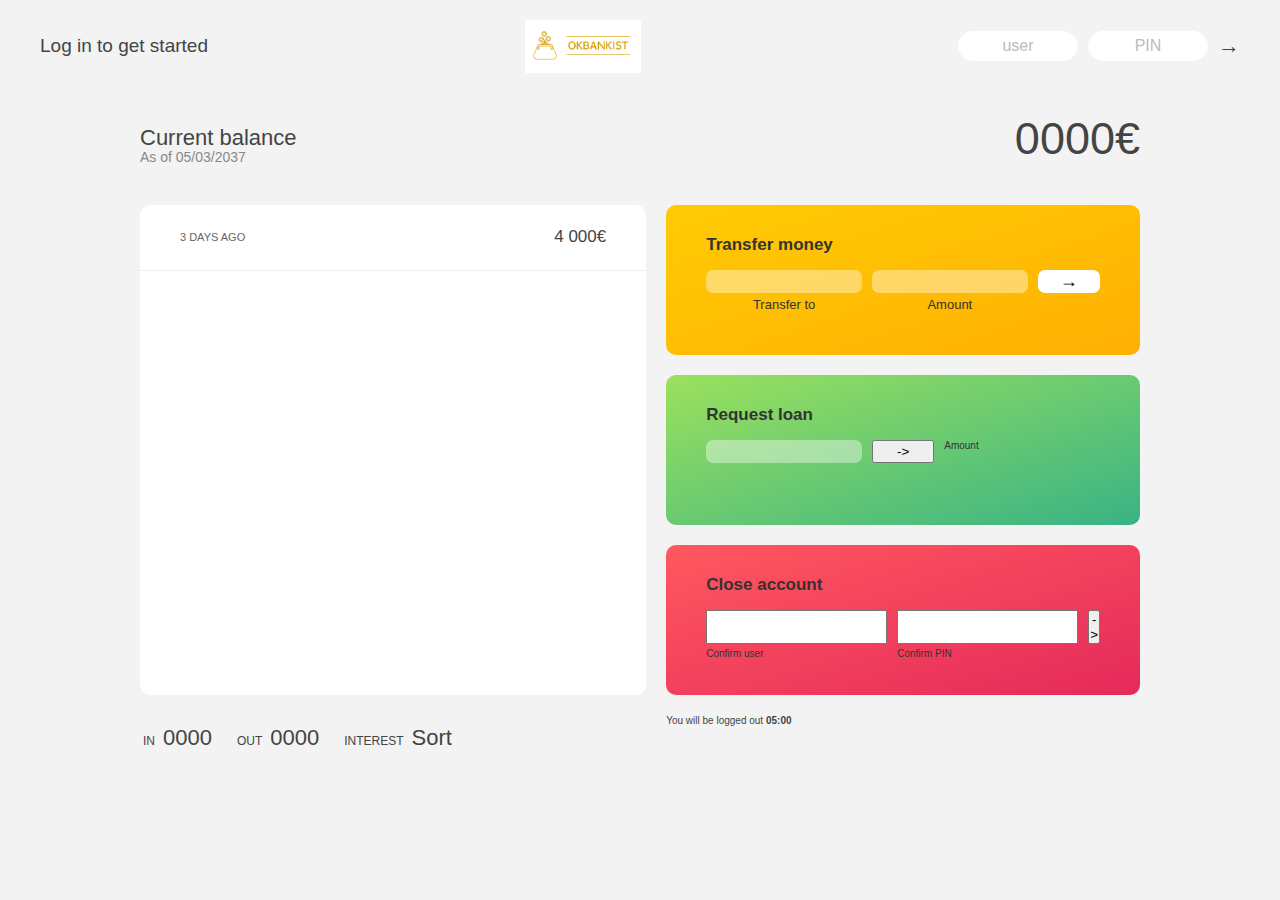
<file: arrays/ok-bankist-app/index.html>
<!DOCTYPE html>
<html lang="en">
<head>
    <link rel="stylesheet" href="style.css">
    <meta charset="UTF-8">
    <title>Ok, bankist</title>
</head>
<body>
    <nav>
        <p class="welcome">Log in to get started</p>
        <img src="logo.png" alt="Logo" class="logo"/>
        <form class="login">
            <input  type="text" placeholder="user" class="login__input login__input--user" />
            <input type="text" placeholder="PIN" maxlength="4" class="login__input login__input--pin"/>
            <button class="login__btn">&rarr;</button>
        </form>
    </nav>
<main class="app">
      <div class="balance">
        <div>
          <p class="balance__label">Current balance</p>
          <p class="balance__date">
            As of
              <span class="date">05/03/2037</span>
          </p>
        </div>
        <p class="balance__value">0000€</p>
      </div>
    <div class="movements">
              <div class="movements__row">
          <div class="movements__date">3 days ago</div>
          <div class="movements__value">4 000€</div>
        </div>
    </div>
    <div class="summary">
        <p class="summary__label">In</p>
        <p class="summary__value">0000</p>
        <p class="summary__label">Out</p>
        <p class="summary__value">0000</p>
        <p class="summary__label">Interest</p>
        <p class="summary__value">Sort</p>

    </div>
    <div class="operation operation--transfer">
        <h2>Transfer money</h2>
        <form class="form form--transfer">
          <input type="text" class="form__input form__input--to" />
          <input type="number" class="form__input form__input--amount" />
          <button class="form__btn form__btn--transfer">&rarr;</button>
          <label class="form__label">Transfer to</label>
          <label class="form__label">Amount</label>
        </form>
      </div>
    <div class="operation operation--loan">
        <h2>Request loan</h2>
        <form class="form form--loan">
            <input type="text" class="form__input form__input--loan-amount">
            <button class="form-btn form-btn--loan">-></button>
            <label class="form-label form-label--loan">Amount</label>
        </form>
    </div>
    <div class="operation operation--close">
        <h2>Close account</h2>
        <form class="form form--close">
            <input type="text">
            <input type="password">
            <button class="form__btn--close">-></button>
            <label>Confirm user</label>
            <label>Confirm PIN</label>
        </form>
    </div>
    <p class="logout--timer">
        You will be logged out
        <span class="timer">05:00</span>
    </p>
</main>
<script src="script.js"></script>
</body>
</html>
</file>
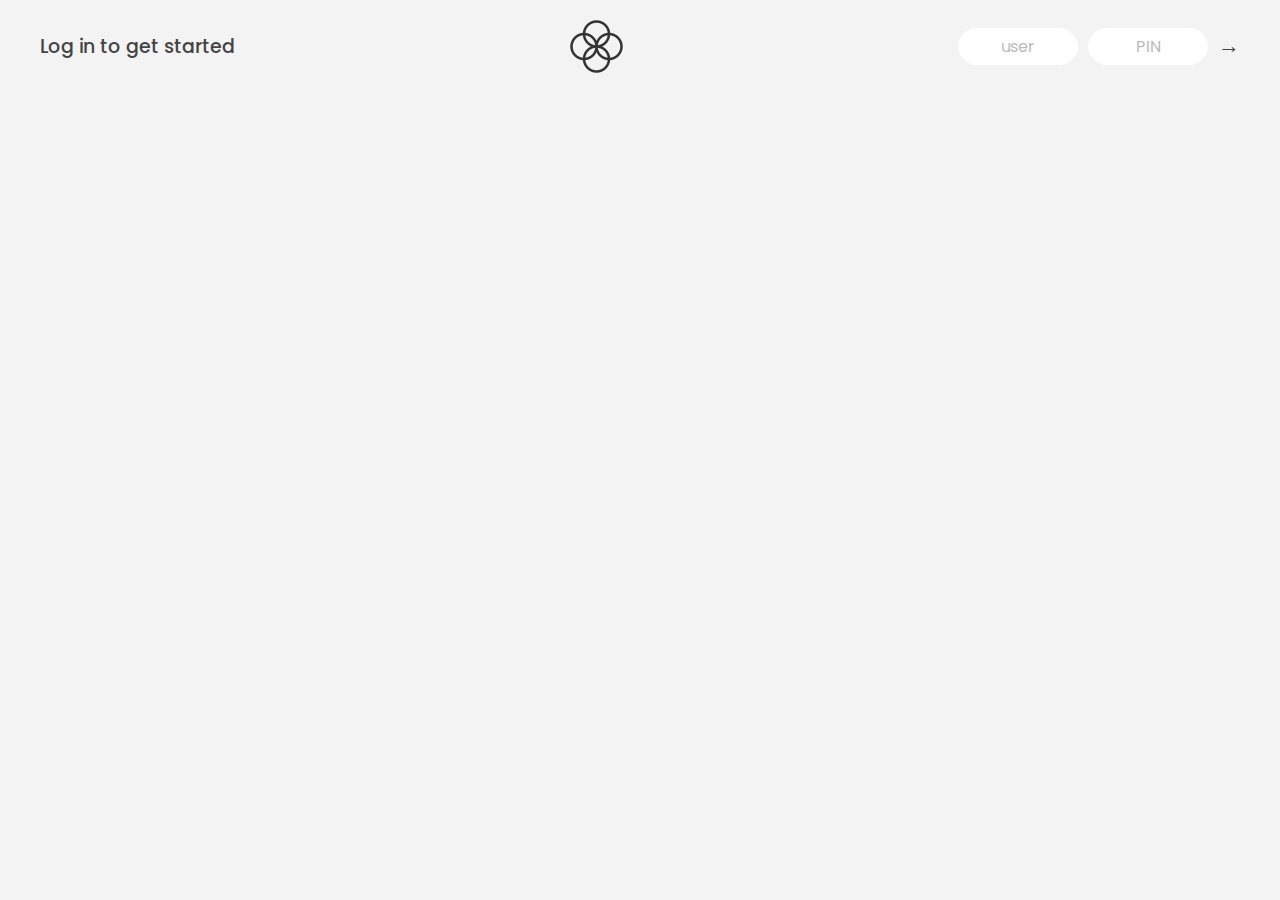
<file: numbers_dates_times/bankist/index.html>
<!DOCTYPE html>
<html lang="en">
  <head>
    <meta charset="UTF-8" />
    <meta name="viewport" content="width=device-width, initial-scale=1.0" />
    <meta http-equiv="X-UA-Compatible" content="ie=edge" />
    <link rel="shortcut icon" type="image/png" href="/icon.png" />

    <link
      href="https://fonts.googleapis.com/css?family=Poppins:400,500,600&display=swap"
      rel="stylesheet"
    />

    <link rel="stylesheet" href="style.css" />
    <title>Bankist</title>
  </head>
  <body>
    <!-- TOP NAVIGATION -->
    <nav>
      <p class="welcome">Log in to get started</p>
      <img src="logo.png" alt="Logo" class="logo" />
      <form class="login">
        <input
          type="text"
          placeholder="user"
          class="login__input login__input--user"
        />
        <!-- In practice, use type="password" -->
        <input
          type="text"
          placeholder="PIN"
          maxlength="4"
          class="login__input login__input--pin"
        />
        <button class="login__btn">&rarr;</button>
      </form>
    </nav>

    <main class="app">
      <!-- BALANCE -->
      <div class="balance">
        <div>
          <p class="balance__label">Current balance</p>
          <p class="balance__date">
            As of <span class="date">05/03/2037</span>
          </p>
        </div>
        <p class="balance__value">0000€</p>
      </div>

      <!-- MOVEMENTS -->
      <div class="movements">
        <div class="movements__row">
          <div class="movements__type movements__type--deposit">2 deposit</div>
          <div class="movements__date">01/01/2001</div>
          <div class="movements__value">4 000€</div>
        </div>
        <div class="movements__row">
          <div class="movements__type movements__type--withdrawal">
            1 withdrawal
          </div>
          <div class="movements__date">24/01/2037</div>
          <div class="movements__value">-378€</div>
        </div>
      </div>

      <!-- SUMMARY -->
      <div class="summary">
        <p class="summary__label">In</p>
        <p class="summary__value summary__value--in">0000€</p>
        <p class="summary__label">Out</p>
        <p class="summary__value summary__value--out">0000€</p>
        <p class="summary__label">Interest</p>
        <p class="summary__value summary__value--interest">0000€</p>
        <button class="btn--sort">&downarrow; SORT</button>
      </div>

      <!-- OPERATION: TRANSFERS -->
      <div class="operation operation--transfer">
        <h2>Transfer money</h2>
        <form class="form form--transfer">
          <input type="text" class="form__input form__input--to" />
          <input type="number" class="form__input form__input--amount" />
          <button class="form__btn form__btn--transfer">&rarr;</button>
          <label class="form__label">Transfer to</label>
          <label class="form__label">Amount</label>
        </form>
      </div>

      <!-- OPERATION: LOAN -->
      <div class="operation operation--loan">
        <h2>Request loan</h2>
        <form class="form form--loan">
          <input type="number" class="form__input form__input--loan-amount" />
          <button class="form__btn form__btn--loan">&rarr;</button>
          <label class="form__label form__label--loan">Amount</label>
        </form>
      </div>

      <!-- OPERATION: CLOSE -->
      <div class="operation operation--close">
        <h2>Close account</h2>
        <form class="form form--close">
          <input type="text" class="form__input form__input--user" />
          <input
            type="password"
            maxlength="6"
            class="form__input form__input--pin"
          />
          <button class="form__btn form__btn--close">&rarr;</button>
          <label class="form__label">Confirm user</label>
          <label class="form__label">Confirm PIN</label>
        </form>
      </div>

      <!-- LOGOUT TIMER -->
      <p class="logout-timer">
        You will be logged out in <span class="timer">05:00</span>
      </p>
    </main>

    <!-- <footer>
      &copy; by Jonas Schmedtmann. Don't claim as your own :)
    </footer> -->

    <script src="script.js"></script>
  </body>
</html>
</file>
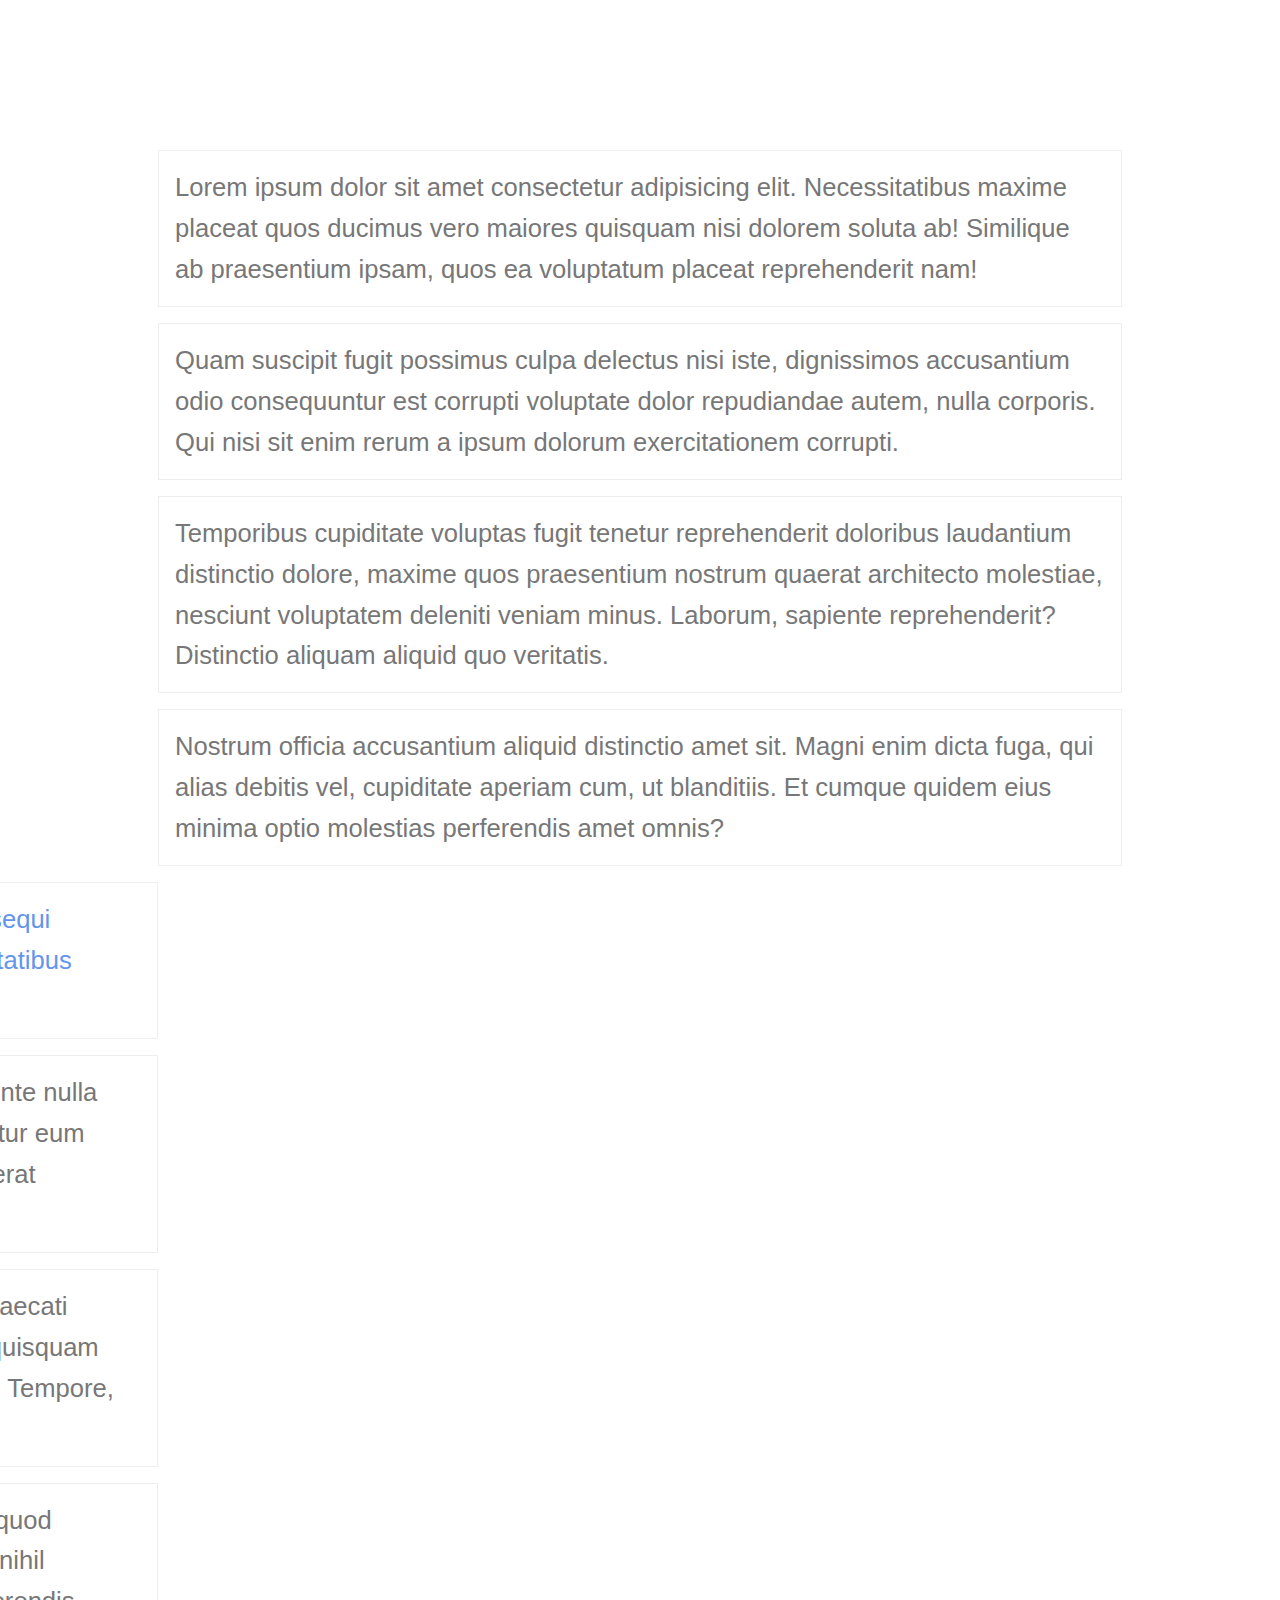
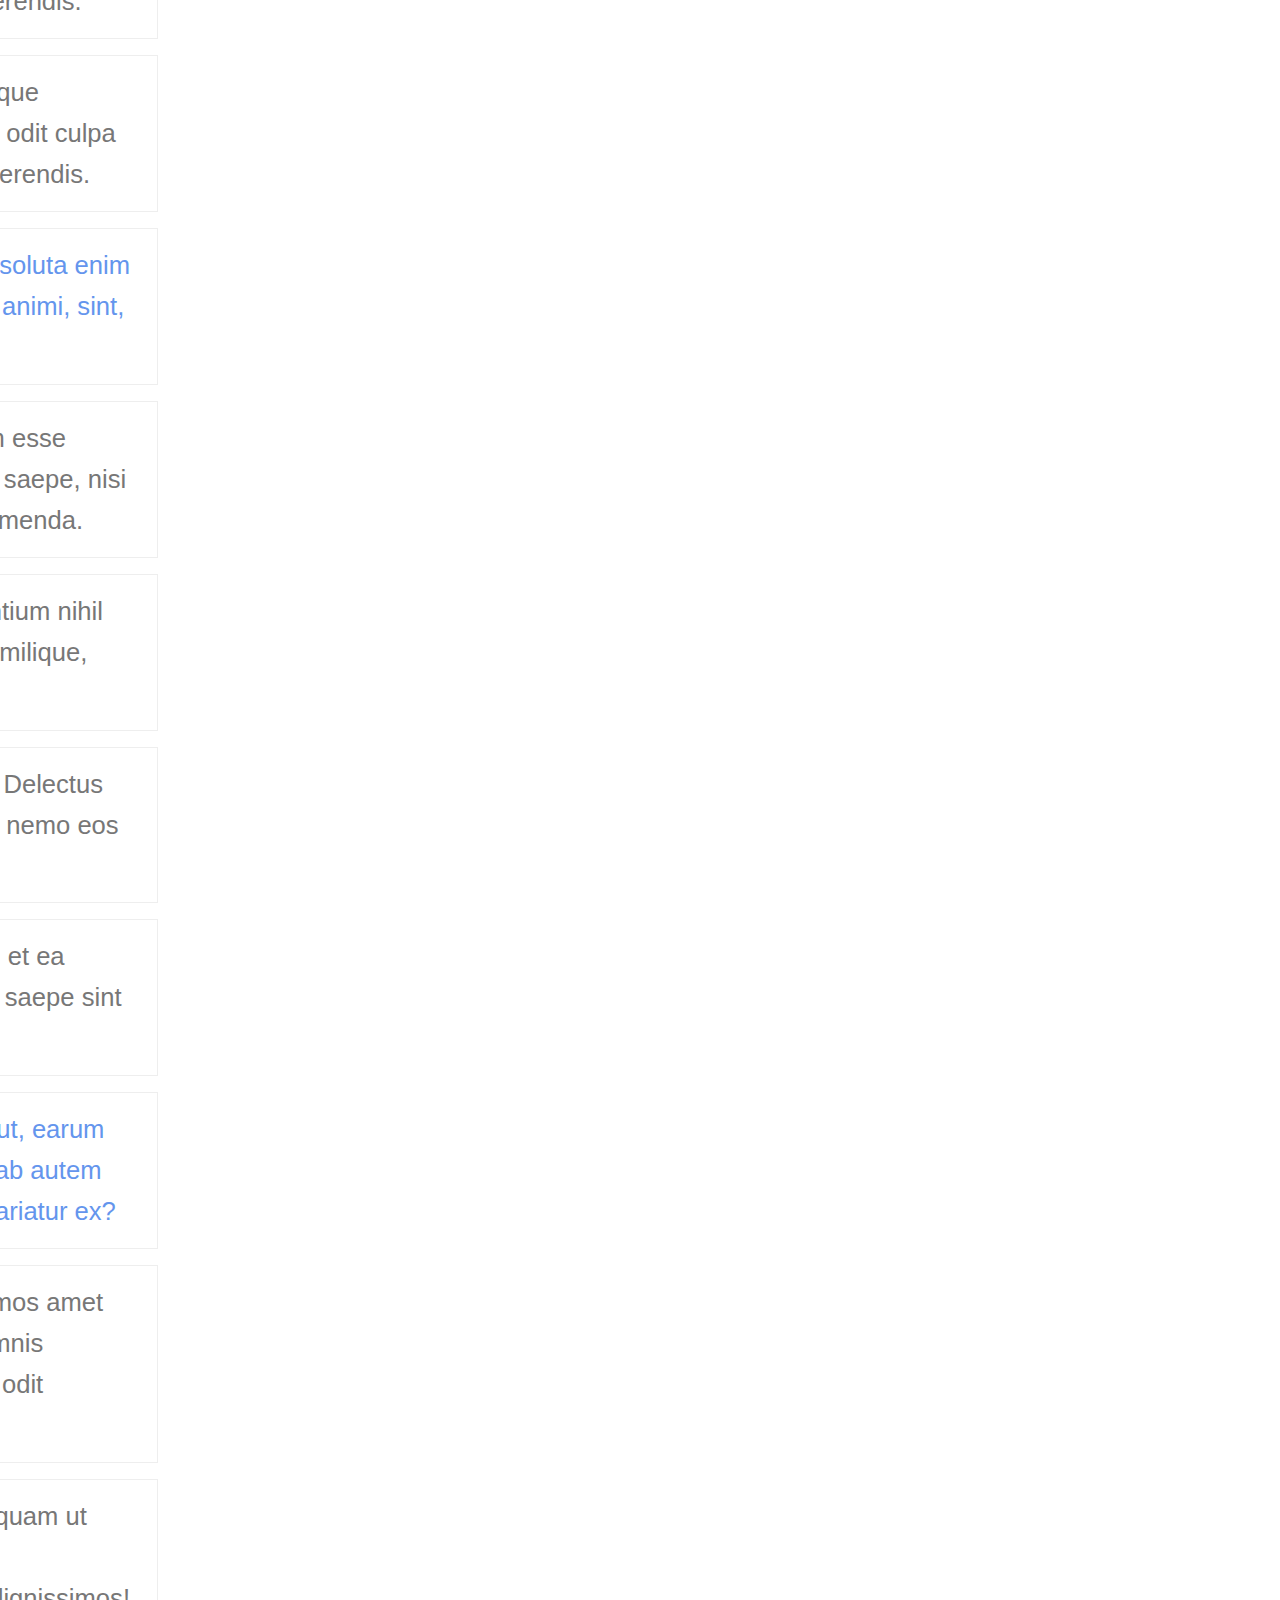
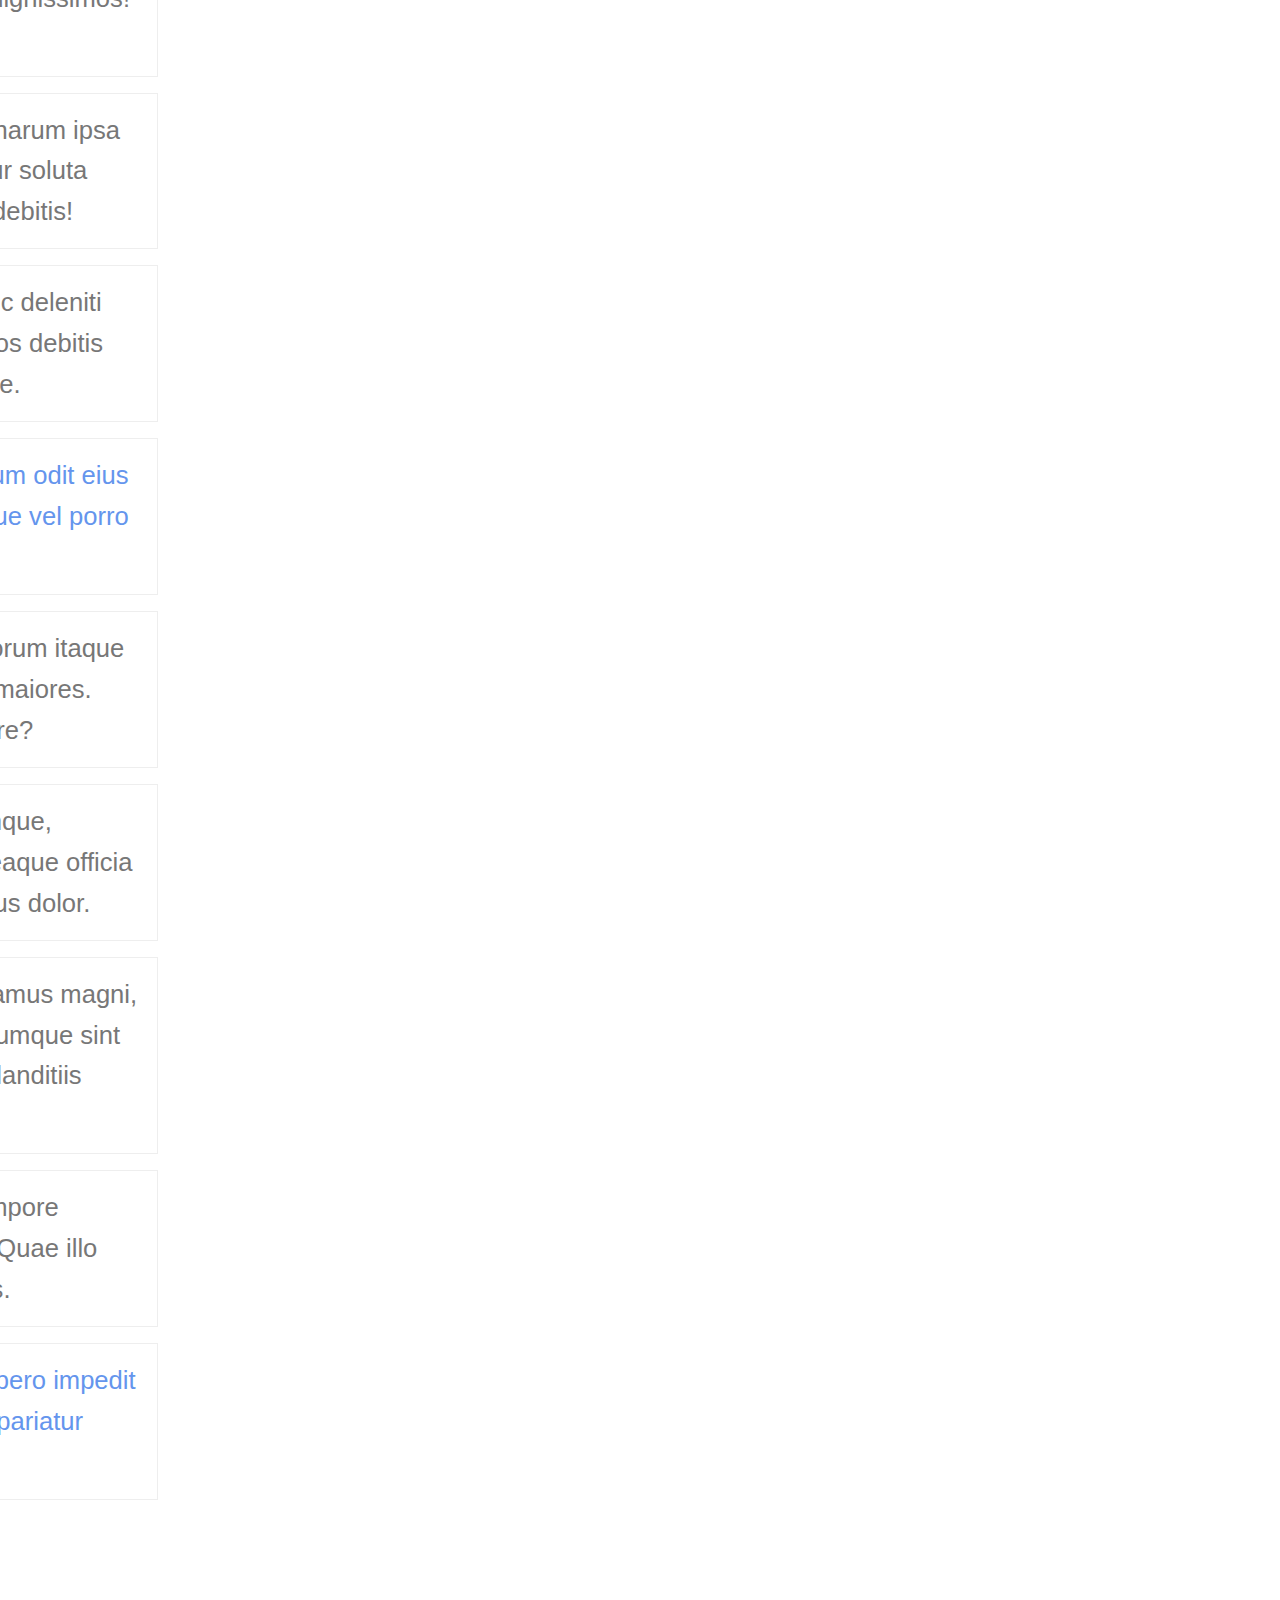
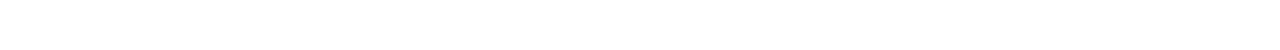
<file: page_components_ksu/lazy_loading_text/simple1/index.html>
<!DOCTYPE html>
<html lang="en">
<head>
    <meta charset="UTF-8">
    <title>Title</title>
    <link rel="stylesheet" href="styles.css"/>
</head>
<body>
<div class="container">
    <p>
          Lorem ipsum dolor sit amet consectetur adipisicing elit. Necessitatibus
        maxime placeat quos ducimus vero maiores quisquam nisi dolorem soluta
        ab! Similique ab praesentium ipsam, quos ea voluptatum placeat
        reprehenderit nam!
    </p>
    <p>    Quam suscipit fugit possimus culpa delectus nisi iste, dignissimos
        accusantium odio consequuntur est corrupti voluptate dolor repudiandae
        autem, nulla corporis. Qui nisi sit enim rerum a ipsum dolorum
        exercitationem corrupti.</p>
    <p>     Temporibus cupiditate voluptas fugit tenetur reprehenderit doloribus
        laudantium distinctio dolore, maxime quos praesentium nostrum quaerat
        architecto molestiae, nesciunt voluptatem deleniti veniam minus.
        Laborum, sapiente reprehenderit? Distinctio aliquam aliquid quo
        veritatis.</p>
    <p>  Nostrum officia accusantium aliquid distinctio amet sit. Magni enim
        dicta fuga, qui alias debitis vel, cupiditate aperiam cum, ut
        blanditiis. Et cumque quidem eius minima optio molestias perferendis
        amet omnis?</p>
    <p>        Ex fugiat maiores impedit enim facilis, magnam pariatur, aliquid ut id
        sequi laudantium mollitia tenetur nemo rem ratione ea in quo quidem,
        voluptatibus aliquam quia dolorum voluptatum debitis. Minima, veniam.</p>
          <p>
        Cumque molestiae quas illum incidunt ipsa sequi cupiditate rem sapiente
        nulla exercitationem corporis porro itaque temporibus in aperiam
        consequatur eum voluptas officia, velit voluptatum! Pariatur aperiam
        omnis dolores quaerat assumenda!
      </p>
    <p>
        Odio vel at corporis sint necessitatibus inventore earum, expedita
        obcaecati asperiores est repellat, ipsum deleniti ad commodi assumenda
        error quisquam dignissimos cupiditate distinctio quidem corrupti
        repellendus delectus. Tempore, placeat aperiam.
      </p>
      <p>
        Adipisci sapiente a excepturi, expedita veritatis autem sed animi rem
        quod voluptas possimus ea eos accusantium cum maiores! Harum dolores
        nihil magnam delectus saepe, sed reiciendis in praesentium expedita
        perferendis.
      </p>
      <p>
        Mollitia magni sint necessitatibus, ratione sequi repellendus itaque
        eaque provident temporibus velit corrupti, consectetur saepe laudantium
        sed odit culpa exercitationem eum. Dolores quis sunt iusto a cum quas
        tempore perferendis.
      </p>
      <p>
        Quidem aspernatur non esse reprehenderit expedita porro mollitia ex
        soluta enim inventore corporis voluptatem provident eius excepturi
        tempora natus animi, sint, cumque sequi, officia voluptatum? At nisi
        incidunt sint illo.
      </p>
     <p>
        Fugiat dignissimos rem odit pariatur vero nam unde iste incidunt ullam
        esse perspiciatis alias officia animi officiis, possimus laudantium
        voluptates saepe, nisi quia dolore? Consequuntur corrupti numquam odio
        praesentium assumenda.
      </p>
      <p>
        Corporis, in iste natus, ipsa necessitatibus cupiditate pariatur
        accusantium nihil cum architecto neque dolore velit qui ratione hic
        culpa dignissimos! Similique, saepe ullam! Eum alias quasi omnis fugit
        iste voluptatum.
      </p>
      <p>
        Similique voluptas eaque voluptatem velit molestias atque iusto nulla.
        Delectus facilis fugiat eligendi rerum. Quod quo quisquam, ipsum impedit
        nobis nemo eos illum possimus quidem consequatur facilis quis! Expedita,
        corporis.
      </p>
      <p>
        Autem quo itaque temporibus iste magni libero aut nisi, excepturi eos,
        et ea omnis, numquam nobis dolore inventore accusamus cumque aliquam
        saepe sint nemo repudiandae. Est modi soluta dignissimos fuga?
      </p>
      <p>
        Dolores architecto, corrupti similique aliquid eum repudiandae eaque ut,
        earum nostrum possimus voluptatem cupiditate reiciendis hic animi
        impedit, ab autem inventore quod ex quasi? Obcaecati quisquam
        perferendis tempora pariatur ex?
      </p>
     <p>
        Ipsa dolorem fuga quod labore quam iusto odio quae debitis, dignissimos
        amet assumenda voluptate saepe excepturi repellendus pariatur adipisci
        omnis temporibus tempore voluptatum aut. Quae ipsam laudantium maxime
        odit laboriosam.
      </p>
      <p>
        Adipisci placeat accusantium voluptas voluptates officiis nobis iure
        aliquam ut veniam ex corporis iusto aperiam inventore itaque
        voluptatibus omnis repudiandae magni sequi, molestiae illo iste fugit
        mollitia laudantium dignissimos! Dolorem.
      </p>
      <p>
        Debitis perferendis reiciendis esse velit repellendus fugiat voluptates
        harum ipsa aliquid quisquam illo corrupti aut, error molestiae iusto id
        consequuntur soluta nam quibusdam fuga ut molestias perspiciatis
        deserunt. Voluptatum, debitis!
      </p>
      <p>
        Dicta voluptatem repudiandae modi expedita beatae ad perspiciatis hic
        deleniti explicabo fugit tempore praesentium quo sit quibusdam ipsam,
        velit eos debitis nobis dolore maxime iste neque repellat incidunt.
        Aspernatur, voluptate.
      </p>
      <p>
        Pariatur maiores quos libero veritatis aut blanditiis, mollitia at nobis
        illum odit eius amet voluptatibus debitis quas tenetur laudantium dolor
        inventore atque vel porro in facilis similique molestiae! Soluta,
        impedit.
      </p>
     <p>
        Rerum, harum beatae sequi distinctio voluptatem quos et veniam laborum
        itaque dolores accusantium porro perspiciatis magni eveniet aliquid a
        libero maiores. Dolorum nostrum quasi, beatae similique ratione quisquam
        quos dolore?
      </p>
      <p>
        Numquam explicabo quo reprehenderit fugit aut veritatis, suscipit
        cumque, incidunt, enim odit nihil consectetur facere natus voluptatum
        dolores eaque officia cum aspernatur ea beatae modi. Ratione nihil
        repudiandae voluptatibus dolor.
      </p>
      <p>
        Est consequatur recusandae, deserunt voluptatibus veritatis id accusamus
        magni, doloribus possimus eaque rem sint. Quae ea voluptates voluptatem
        cumque sint nobis. Perspiciatis dignissimos iste qui dolores placeat
        praesentium blanditiis aperiam.
      </p>
      <p>
        Incidunt, in nisi dicta amet quam culpa, maiores ullam autem esse
        tempore consectetur nam illum quos debitis magni obcaecati, cupiditate
        vitae. Quae illo nemo aspernatur voluptatibus asperiores. Omnis, placeat
        voluptatibus.
      </p>
      <p>
        Odit rem ullam optio aliquam earum, illum cum dolor quos voluptate
        libero impedit commodi iure repellat obcaecati minus dolore cupiditate
        excepturi ad pariatur repellendus laborum omnis nemo! Quae,
        necessitatibus harum.
      </p>
</div>
<!--  <div class="cover">&nbsp;</div>-->
<script src="script.js"></script>
</body>
</html>
</file>
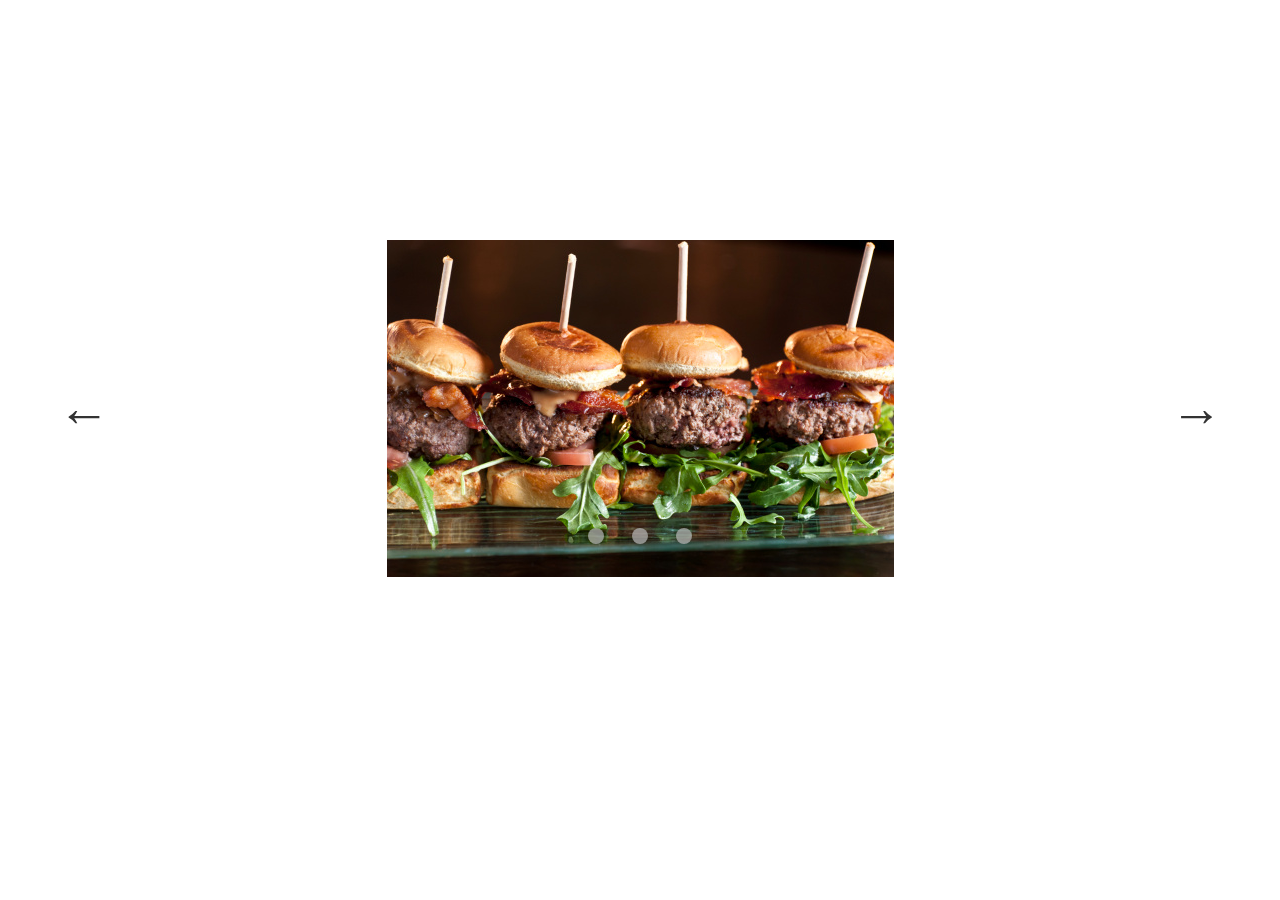
<file: page_components_ksu/slider/simple1/index.html>
<!DOCTYPE html>
<html lang="en">
<head>
    <meta charset="UTF-8">
    <title>Slider</title>
    <link rel="stylesheet" href="style.css"/>
</head>
<body>
<div class="slider">
    <div class="slide slide--1">
        <img src="img/1.jpeg" />
    </div>
    <div class="slide slide--2">
        <img src="img/2.jpeg">
    </div>
    <div class="slide slide--3">
        <img src="img/3.jpeg"/>
    </div>
     <button class="slider__btn slider__btn--left">&larr;</button>
      <button class="slider__btn slider__btn--right">&rarr;</button>
    <div class="dots"></div>
</div>
<script src="script.js"></script>
</body>
</html>
</file>
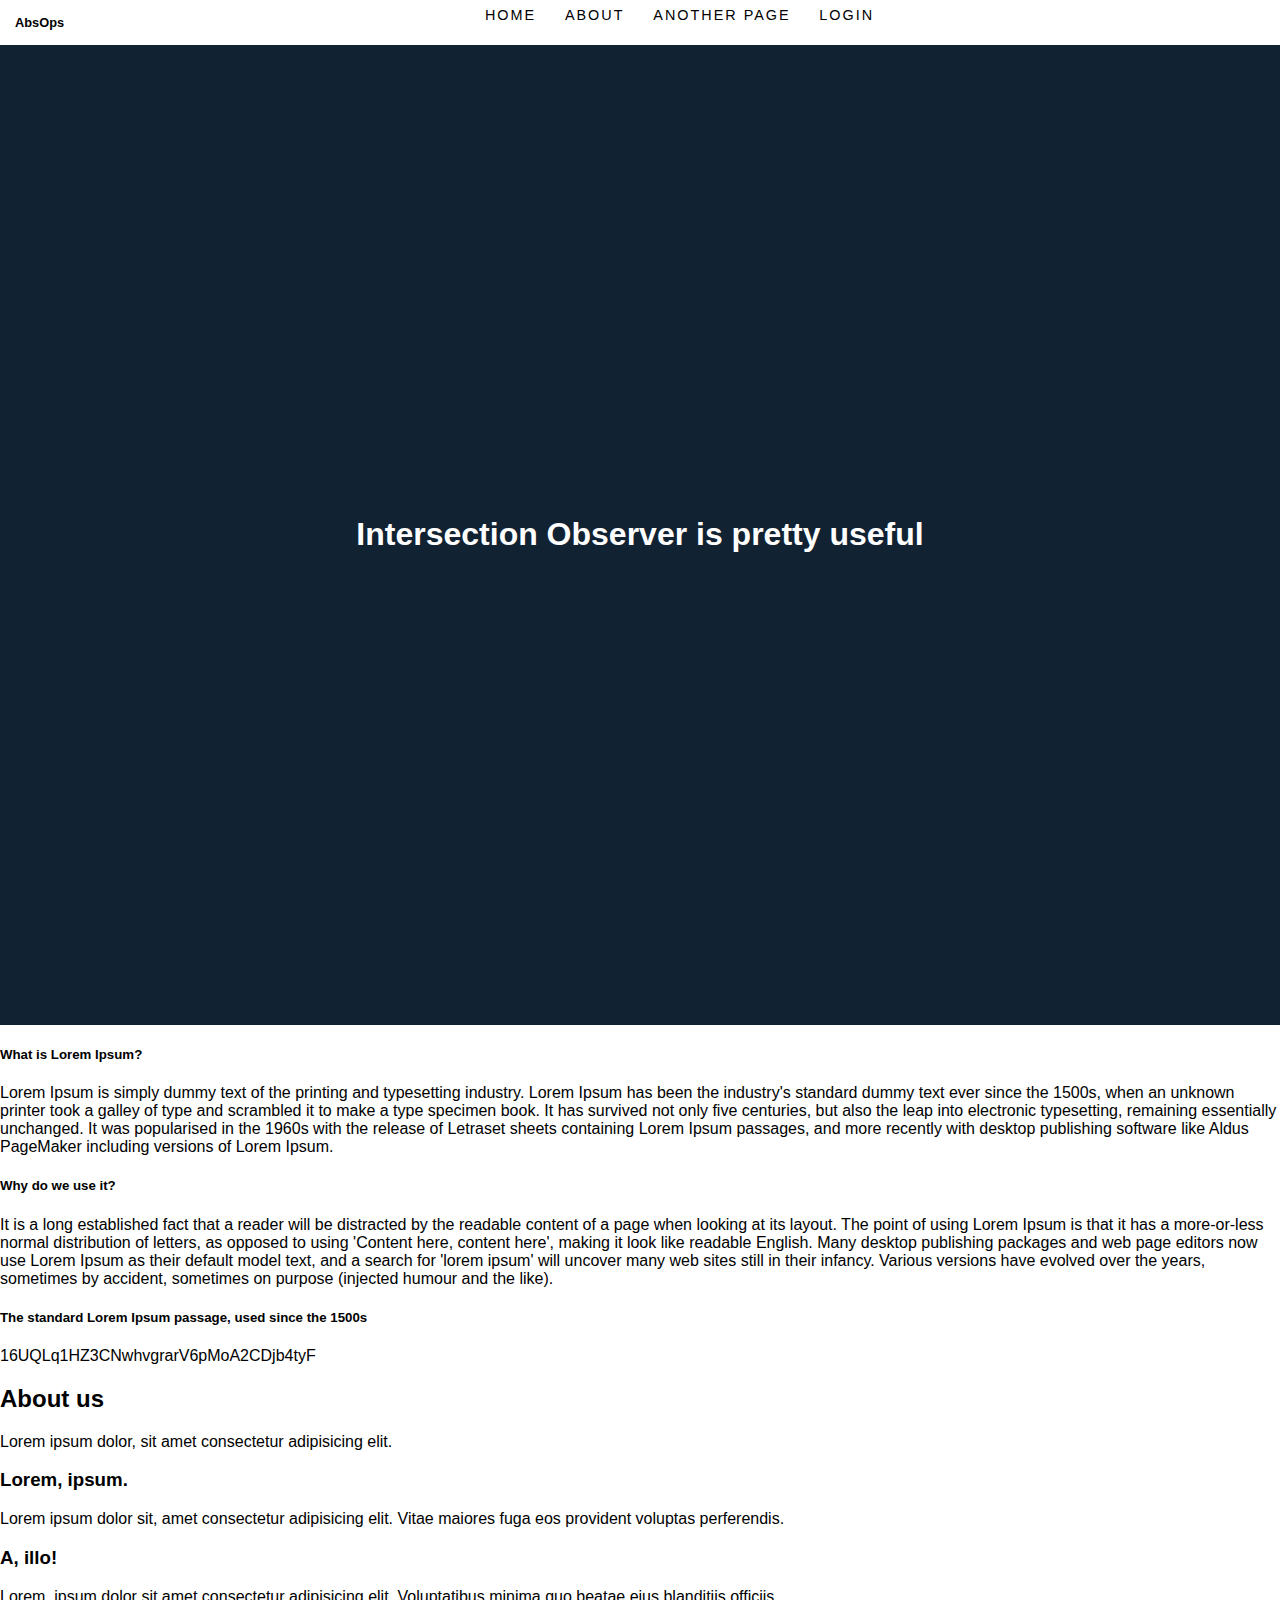
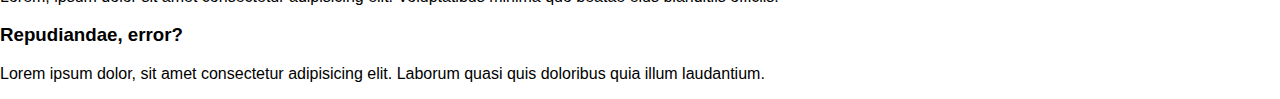
<file: page_components_ksu/sticky_navigation/simple1_intersaction_obeserver/index.html>
<!DOCTYPE html>
<html lang="en">
<head>
    <meta charset="UTF-8">
    <title>Title</title>
    <link rel="stylesheet" href="css/main.css"/>
</head>
<body>
<header>
    <ul class="nav__list">
    <a href="#" class="site-logo">AbsOps</a>
    <nav class="main-nav">
        <li class="nav__list-item"><a href="#" class="nav__link">Home</a></li>
        <li class="nav__list-item"><a href="#" class="nav__link">About</a></li>
        <li class="nav__list-item"><a href="#" class="nav__link">Another page</a></li>
        <li class="nav__list-item"><a href="#" class="nav__link">Login</a></li>
    </nav>
    </ul>
</header>
    <main>
         <section class="home-intro">
        <h1>Intersection Observer is pretty useful</h1>
      </section>
        <section>
            <div>
                <h5>What is Lorem Ipsum?</h5>
                <p>Lorem Ipsum is simply dummy text of the printing and typesetting industry. Lorem Ipsum has been the
                    industry's standard dummy text ever since the 1500s, when an unknown printer took a galley of type
                    and scrambled it to make a type specimen book. It has survived not only five centuries, but also the
                    leap into electronic typesetting, remaining essentially unchanged. It was popularised in the 1960s
                    with the release of Letraset sheets containing Lorem Ipsum passages, and more recently with desktop
                    publishing software like Aldus PageMaker including versions of Lorem Ipsum.
                </p>
            </div>
            <div>
                <h5>Why do we use it?</h5>
                <p>It is a long established fact that a reader will be distracted by the readable content of a page when
                    looking at its layout. The point of using Lorem Ipsum is that it has a more-or-less normal
                    distribution of letters, as opposed to using 'Content here, content here', making it look like
                    readable English. Many desktop publishing packages and web page editors now use Lorem Ipsum as their
                    default model text, and a search for 'lorem ipsum' will uncover many web sites still in their
                    infancy. Various versions have evolved over the years, sometimes by accident, sometimes on purpose
                    (injected humour and the like).
                </p>
            </div>
        </section>
        <section>
            <h5>The standard Lorem Ipsum passage, used since the 1500s</h5><span>16UQLq1HZ3CNwhvgrarV6pMoA2CDjb4tyF</span>
        </section>
        <section>
                <div class="home-about">
        <h2>About us</h2>
        <p>Lorem ipsum dolor, sit amet consectetur adipisicing elit.</p>
        <div class="columns">
          <div class="col fade-in">
            <h3>Lorem, ipsum.</h3>
            <p>
              Lorem ipsum dolor sit, amet consectetur adipisicing elit. Vitae
              maiores fuga eos provident voluptas perferendis.
            </p>
          </div>
          <div class="col fade-in">
            <h3>A, illo!</h3>
            <p>
              Lorem, ipsum dolor sit amet consectetur adipisicing elit.
              Voluptatibus minima quo beatae eius blanditiis officiis.
            </p>
          </div>
          <div class="col fade-in">
            <h3>Repudiandae, error?</h3>
            <p>
              Lorem ipsum dolor, sit amet consectetur adipisicing elit. Laborum
              quasi quis doloribus quia illum laudantium.
            </p>
          </div>
        </div>
      </div>
        </section>
    </main>
<script src="script.js"></script>
</body>
</html>
</file>
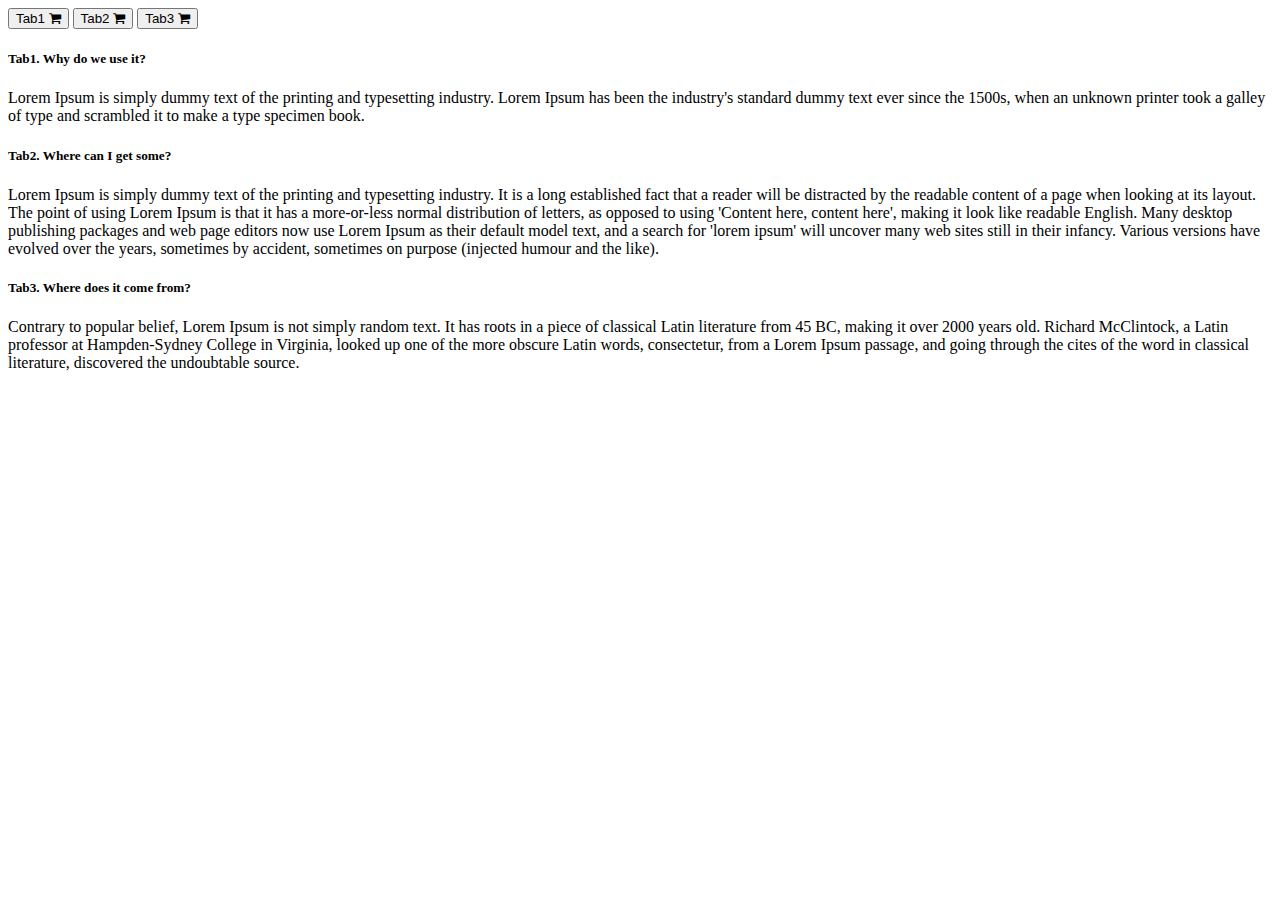
<file: page_components_ksu/tabs/simple1/index.html>
<!DOCTYPE html>
<html lang="en">
<head>
    <meta charset="UTF-8">
    <title>Tabs</title>
    <link rel="stylesheet" type="text/css" href="styles.css">
    <link rel="stylesheet" type="text/css"
          href="//maxcdn.bootstrapcdn.com/font-awesome/4.7.0/css/font-awesome.min.css"/>
</head>
<body>

<div class="tab-сontainer">
    <div class="tabs-header">
        <button class="button-tab" data-tab="1"><span>Tab1</span> <i class="fa fa-shopping-cart"></i></button>
        <button class="button-tab" data-tab="2"><span>Tab2</span> <i class="fa fa-shopping-cart"></i></button>
        <button class="button-tab" data-tab="3"><span>Tab3</span> <i class="fa fa-shopping-cart"></i></button>
    </div>
    <div class="tabs-content">
        <div class="tab-content tab-content--1"><h5>Tab1. Why do we use it?</h5><p>Lorem Ipsum is simply dummy text of the printing and typesetting industry.
            Lorem Ipsum has been the industry's standard dummy text ever since the 1500s, when an unknown printer took a
            galley of type and scrambled it to make a type specimen book.</p></div>
        <div class="tab-content tab-content--2"><h5>Tab2. Where can I get some?</h5><p>Lorem Ipsum is simply dummy text of the printing and typesetting industry.
           It is a long established fact that a reader will be distracted by the readable content of a page when looking at its layout. The point of using Lorem Ipsum is that it has a more-or-less normal distribution of letters, as opposed to using 'Content here, content here', making it look like readable English. Many desktop publishing packages and web page editors now use Lorem Ipsum as their default model text, and a search for 'lorem ipsum' will uncover many web sites still in their infancy. Various versions have evolved over the years, sometimes by accident, sometimes on purpose (injected humour and the like).
        </p></div>
          <div class="tab-content tab-content--3"><h5>Tab3.
Where does it come from?</h5><p>Contrary to popular belief, Lorem Ipsum is not simply random text. It has roots in a piece of classical Latin literature from 45 BC, making it over 2000 years old. Richard McClintock, a Latin professor at Hampden-Sydney College in Virginia, looked up one of the more obscure Latin words, consectetur, from a Lorem Ipsum passage, and going through the cites of the word in classical literature, discovered the undoubtable source.</p></div>
    </div>

</div>
</div>
</div>
<script src="script.js"></script>
</body>
</html>
</file>
<file: advanced_dom/bankist/style.css>
'[\'/* The page is NOT responsive. You can implement responsiveness yourself if you wanna have some fun 😃 */

:root {
  --color-primary: #5ec576;
  --color-secondary: #ffcb03;
  --color-tertiary: #ff585f;
  --color-primary-darker: #4bbb7d;
  --color-secondary-darker: #ffbb00;
  --color-tertiary-darker: #fd424b;
  --color-primary-opacity: #5ec5763a;
  --color-secondary-opacity: #ffcd0331;
  --color-tertiary-opacity: #ff58602d;
  --gradient-primary: linear-gradient(to top left, #39b385, #9be15d);
  --gradient-secondary: linear-gradient(to top left, #ffb003, #ffcb03);
}

* {
  margin: 0;
  padding: 0;
  box-sizing: inherit;
}

html {
  font-size: 62.5%;
  box-sizing: border-box;
}

body {
  font-family: 'Poppins', sans-serif;
  font-weight: 300;
  color: #444;
  line-height: 1.9;
  background-color: #f3f3f3;
}

/* GENERAL ELEMENTS */
.section {
  padding: 15rem 3rem;
  border-top: 1px solid #ddd;

  transition: transform 1s, opacity 1s;
}

.section--hidden {
  opacity: 0;
  transform: translateY(8rem);
}

.section__title {
  max-width: 80rem;
  margin: 0 auto 8rem auto;
}

.section__description {
  font-size: 1.8rem;
  font-weight: 600;
  text-transform: uppercase;
  color: var(--color-primary);
  margin-bottom: 1rem;
}

.section__header {
  font-size: 4rem;
  line-height: 1.3;
  font-weight: 500;
}

.btn {
  display: inline-block;
  background-color: var(--color-primary);
  font-size: 1.6rem;
  font-family: inherit;
  font-weight: 500;
  border: none;
  padding: 1.25rem 4.5rem;
  border-radius: 10rem;
  cursor: pointer;
  transition: all 0.3s;
}

.btn:hover {
  background-color: var(--color-primary-darker);
}

.btn--text {
  display: inline-block;
  background: none;
  font-size: 1.7rem;
  font-family: inherit;
  font-weight: 500;
  color: var(--color-primary);
  border: none;
  border-bottom: 1px solid currentColor;
  padding-bottom: 2px;
  cursor: pointer;
  transition: all 0.3s;
}

p {
  color: #666;
}

/* This is BAD for accessibility! Don't do in the real world! */
button:focus {
  outline: none;
}

img {
  transition: filter 0.5s;
}

.lazy-img {
  filter: blur(20px);
}

/* NAVIGATION */
.nav {
  display: flex;
  justify-content: space-between;
  align-items: center;
  height: 9rem;
  width: 100%;
  padding: 0 6rem;
  z-index: 100;
}

/* nav and stickly class at the same time */
.nav.sticky {
  position: fixed;
  background-color: rgba(255, 255, 255, 0.95);
}

.nav__logo {
  height: 4.5rem;
  transition: all 0.3s;
}

.nav__links {
  display: flex;
  align-items: center;
  list-style: none;
}

.nav__item {
  margin-left: 4rem;
}

.nav__link:link,
.nav__link:visited {
  font-size: 1.7rem;
  font-weight: 400;
  color: inherit;
  text-decoration: none;
  display: block;
  transition: all 0.3s;
}

.nav__link--btn:link,
.nav__link--btn:visited {
  padding: 0.8rem 2.5rem;
  border-radius: 3rem;
  background-color: var(--color-primary);
  color: #222;
}

.nav__link--btn:hover,
.nav__link--btn:active {
  color: inherit;
  background-color: var(--color-primary-darker);
  color: #333;
}

/* HEADER */
.header {
  padding: 0 3rem;
  height: 100vh;
  display: flex;
  flex-direction: column;
  align-items: center;
}

.header__title {
  flex: 1;

  max-width: 115rem;
  display: grid;
  grid-template-columns: 3fr 2fr;
  row-gap: 3rem;
  align-content: center;
  justify-content: center;

  align-items: start;
  justify-items: start;
}

h1 {
  font-size: 5.5rem;
  line-height: 1.35;
}

h4 {
  font-size: 2.4rem;
  font-weight: 500;
}

.header__img {
  width: 100%;
  grid-column: 2 / 3;
  grid-row: 1 / span 4;
  transform: translateY(-6rem);
}

.highlight {
  position: relative;
}

.highlight::after {
  display: block;
  content: '';
  position: absolute;
  bottom: 0;
  left: 0;
  height: 100%;
  width: 100%;
  z-index: -1;
  opacity: 0.7;
  transform: scale(1.07, 1.05) skewX(-15deg);
  background-image: var(--gradient-primary);
}

/* FEATURES */
.features {
  display: grid;
  grid-template-columns: 1fr 1fr;
  gap: 4rem;
  margin: 0 12rem;
}

.features__img {
  width: 100%;
}

.features__feature {
  align-self: center;
  justify-self: center;
  width: 70%;
  font-size: 1.5rem;
}

.features__icon {
  display: flex;
  align-items: center;
  justify-content: center;
  background-color: var(--color-primary-opacity);
  height: 5.5rem;
  width: 5.5rem;
  border-radius: 50%;
  margin-bottom: 2rem;
}

.features__icon svg {
  height: 2.5rem;
  width: 2.5rem;
  fill: var(--color-primary);
}

.features__header {
  font-size: 2rem;
  margin-bottom: 1rem;
}

/* OPERATIONS */
.operations {
  max-width: 100rem;
  margin: 12rem auto 0 auto;

  background-color: #fff;
}

.operations__tab-container {
  display: flex;
  justify-content: center;
}

.operations__tab {
  margin-right: 2.5rem;
  transform: translateY(-50%);
}

.operations__tab span {
  margin-right: 1rem;
  font-weight: 600;
  display: inline-block;
}

.operations__tab--1 {
  background-color: var(--color-secondary);
}

.operations__tab--1:hover {
  background-color: var(--color-secondary-darker);
}

.operations__tab--3 {
  background-color: var(--color-tertiary);
  margin: 0;
}

.operations__tab--3:hover {
  background-color: var(--color-tertiary-darker);
}

.operations__tab--active {
  transform: translateY(-66%);
}

.operations__content {
  display: none;

  /* JUST PRESENTATIONAL */
  font-size: 1.7rem;
  padding: 2.5rem 7rem 6.5rem 7rem;
}

.operations__content--active {
  display: grid;
  grid-template-columns: 7rem 1fr;
  column-gap: 3rem;
  row-gap: 0.5rem;
}

.operations__header {
  font-size: 2.25rem;
  font-weight: 500;
  align-self: center;
}

.operations__icon {
  display: flex;
  align-items: center;
  justify-content: center;
  height: 7rem;
  width: 7rem;
  border-radius: 50%;
}

.operations__icon svg {
  height: 2.75rem;
  width: 2.75rem;
}

.operations__content p {
  grid-column: 2;
}

.operations__icon--1 {
  background-color: var(--color-secondary-opacity);
}
.operations__icon--2 {
  background-color: var(--color-primary-opacity);
}
.operations__icon--3 {
  background-color: var(--color-tertiary-opacity);
}
.operations__icon--1 svg {
  fill: var(--color-secondary-darker);
}
.operations__icon--2 svg {
  fill: var(--color-primary);
}
.operations__icon--3 svg {
  fill: var(--color-tertiary);
}

/* SLIDER */
.slider {
  max-width: 100rem;
  height: 50rem;
  margin: 0 auto;
  position: relative;

  /* IN THE END */
  overflow: hidden;
}

.slide {
  position: absolute;
  top: 0;
  width: 100%;
  height: 50rem;

  display: flex;
  align-items: center;
  justify-content: center;

  /* THIS creates the animation! */
  transition: transform 1s;
}

.slide > img {
  /* Only for images that have different size than slide */
  width: 100%;
  height: 100%;
  object-fit: cover;
}

.slider__btn {
  position: absolute;
  top: 50%;
  z-index: 10;

  border: none;
  background: rgba(255, 255, 255, 0.7);
  font-family: inherit;
  color: #333;
  border-radius: 50%;
  height: 5.5rem;
  width: 5.5rem;
  font-size: 3.25rem;
  cursor: pointer;
}

.slider__btn--left {
  left: 6%;
  transform: translate(-50%, -50%);
}

.slider__btn--right {
  right: 6%;
  transform: translate(50%, -50%);
}

.dots {
  position: absolute;
  bottom: 5%;
  left: 50%;
  /*transform: translateX(-50%);*/
  display: flex;
}

.dots__dot {
  border: none;
  background-color: #b9b9b9;
  opacity: 0.7;
  height: 1rem;
  width: 1rem;
  border-radius: 50%;
  margin-right: 1.75rem;
  cursor: pointer;
  transition: all 0.5s;

  /* Only necessary when overlying images */
  /* box-shadow: 0 0.6rem 1.5rem rgba(0, 0, 0, 0.7); */
}

.dots__dot:last-child {
  margin: 0;
}

.dots__dot--active {
   background-color: #605d5d;
    border: none;
  opacity: 0.7;
  height: 1rem;
  width: 1rem;
  border-radius: 50%;
  margin-right: 1.75rem;
  cursor: pointer;
  transition: all 0.5s;

  /*background-color: #888;*/
  opacity: 1;
}

/* TESTIMONIALS */
.testimonial {
  width: 65%;
  position: relative;
}

.testimonial::before {
  content: '\201C';
  position: absolute;
  top: -5.7rem;
  left: -6.8rem;
  line-height: 1;
  font-size: 20rem;
  font-family: inherit;
  color: var(--color-primary);
  z-index: -1;
}

.testimonial__header {
  font-size: 2.25rem;
  font-weight: 500;
  margin-bottom: 1.5rem;
}

.testimonial__text {
  font-size: 1.7rem;
  margin-bottom: 3.5rem;
  color: #666;
}

.testimonial__author {
  margin-left: 3rem;
  font-style: normal;

  display: grid;
  grid-template-columns: 6.5rem 1fr;
  column-gap: 2rem;
}

.testimonial__photo {
  grid-row: 1 / span 2;
  width: 6.5rem;
  border-radius: 50%;
}

.testimonial__name {
  font-size: 1.7rem;
  font-weight: 500;
  align-self: end;
  margin: 0;
}

.testimonial__location {
  font-size: 1.5rem;
}

.section__title--testimonials {
  margin-bottom: 4rem;
}

/* SIGNUP */
.section--sign-up {
  background-color: #37383d;
  border-top: none;
  border-bottom: 1px solid #444;
  text-align: center;
  padding: 10rem 3rem;
}

.section--sign-up .section__header {
  color: #fff;
  text-align: center;
}

.section--sign-up .section__title {
  margin-bottom: 6rem;
}

.section--sign-up .btn {
  font-size: 1.9rem;
  padding: 2rem 5rem;
}

/* FOOTER */
.footer {
  padding: 10rem 3rem;
  background-color: #37383d;
}

.footer__nav {
  list-style: none;
  display: flex;
  justify-content: center;
  margin-bottom: 5rem;
}

.footer__item {
  margin-right: 4rem;
}

.footer__link {
  font-size: 1.6rem;
  color: #eee;
  text-decoration: none;
}

.footer__logo {
  height: 5rem;
  display: block;
  margin: 0 auto;
  margin-bottom: 5rem;
}

.footer__copyright {
  font-size: 1.4rem;
  color: #aaa;
  text-align: center;
}

.footer__copyright .footer__link {
  font-size: 1.4rem;
}

/* MODAL WINDOW */
.modal {
  position: fixed;
  top: 50%;
  left: 50%;
  transform: translate(-50%, -50%);
  max-width: 60rem;
  background-color: #f3f3f3;
  padding: 5rem 6rem;
  box-shadow: 0 4rem 6rem rgba(0, 0, 0, 0.3);
  z-index: 1000;
  transition: all 0.5s;
}

.overlay {
  position: fixed;
  top: 0;
  left: 0;
  width: 100%;
  height: 100%;
  background-color: rgba(0, 0, 0, 0.5);
  backdrop-filter: blur(4px);
  z-index: 100;
  transition: all 0.5s;
}

.modal__header {
  font-size: 3.25rem;
  margin-bottom: 4.5rem;
  line-height: 1.5;
}

.modal__form {
  margin: 0 3rem;
  display: grid;
  grid-template-columns: 1fr 2fr;
  align-items: center;
  gap: 2.5rem;
}

.modal__form label {
  font-size: 1.7rem;
  font-weight: 500;
}

.modal__form input {
  font-size: 1.7rem;
  padding: 1rem 1.5rem;
  border: 1px solid #ddd;
  border-radius: 0.5rem;
}

.modal__form button {
  grid-column: 1 / span 2;
  justify-self: center;
  margin-top: 1rem;
}

.btn--close-modal {
  font-family: inherit;
  color: inherit;
  position: absolute;
  top: 0.5rem;
  right: 2rem;
  font-size: 4rem;
  cursor: pointer;
  border: none;
  background: none;
}

.hidden {
  visibility: hidden;
  opacity: 0;
}

/* COOKIE MESSAGE */
.cookie-message {
  display: flex;
  align-items: center;
  justify-content: space-evenly;
  width: 100%;
  background-color: white;
  color: #bbb;
  font-size: 1.5rem;
  font-weight: 400;
}
</file>
<file: advanced_dom/bankist_final/style.css>
/* The page is NOT responsive. You can implement responsiveness yourself if you wanna have some fun 😃 */

:root {
  --color-primary: #5ec576;
  --color-secondary: #ffcb03;
  --color-tertiary: #ff585f;
  --color-primary-darker: #4bbb7d;
  --color-secondary-darker: #ffbb00;
  --color-tertiary-darker: #fd424b;
  --color-primary-opacity: #5ec5763a;
  --color-secondary-opacity: #ffcd0331;
  --color-tertiary-opacity: #ff58602d;
  --gradient-primary: linear-gradient(to top left, #39b385, #9be15d);
  --gradient-secondary: linear-gradient(to top left, #ffb003, #ffcb03);
}

* {
  margin: 0;
  padding: 0;
  box-sizing: inherit;
}

html {
  font-size: 62.5%;
  box-sizing: border-box;
}

body {
  font-family: 'Poppins', sans-serif;
  font-weight: 300;
  color: #444;
  line-height: 1.9;
  background-color: #f3f3f3;
}

/* GENERAL ELEMENTS */
.section {
  padding: 15rem 3rem;
  border-top: 1px solid #ddd;

  transition: transform 1s, opacity 1s;
}

.section--hidden {
  opacity: 0;
  transform: translateY(8rem);
}

.section__title {
  max-width: 80rem;
  margin: 0 auto 8rem auto;
}

.section__description {
  font-size: 1.8rem;
  font-weight: 600;
  text-transform: uppercase;
  color: var(--color-primary);
  margin-bottom: 1rem;
}

.section__header {
  font-size: 4rem;
  line-height: 1.3;
  font-weight: 500;
}

.btn {
  display: inline-block;
  background-color: var(--color-primary);
  font-size: 1.6rem;
  font-family: inherit;
  font-weight: 500;
  border: none;
  padding: 1.25rem 4.5rem;
  border-radius: 10rem;
  cursor: pointer;
  transition: all 0.3s;
}

.btn:hover {
  background-color: var(--color-primary-darker);
}

.btn--text {
  display: inline-block;
  background: none;
  font-size: 1.7rem;
  font-family: inherit;
  font-weight: 500;
  color: var(--color-primary);
  border: none;
  border-bottom: 1px solid currentColor;
  padding-bottom: 2px;
  cursor: pointer;
  transition: all 0.3s;
}

p {
  color: #666;
}

/* This is BAD for accessibility! Don't do in the real world! */
button:focus {
  outline: none;
}

img {
  transition: filter 0.5s;
}

.lazy-img {
  filter: blur(20px);
}

/* NAVIGATION */
.nav {
  display: flex;
  justify-content: space-between;
  align-items: center;
  height: 9rem;
  width: 100%;
  padding: 0 6rem;
  z-index: 100;
}

/* nav and stickly class at the same time */
.nav.sticky {
  position: fixed;
  background-color: rgba(255, 255, 255, 0.95);
}

.nav__logo {
  height: 4.5rem;
  transition: all 0.3s;
}

.nav__links {
  display: flex;
  align-items: center;
  list-style: none;
}

.nav__item {
  margin-left: 4rem;
}

.nav__link:link,
.nav__link:visited {
  font-size: 1.7rem;
  font-weight: 400;
  color: inherit;
  text-decoration: none;
  display: block;
  transition: all 0.3s;
}

.nav__link--btn:link,
.nav__link--btn:visited {
  padding: 0.8rem 2.5rem;
  border-radius: 3rem;
  background-color: var(--color-primary);
  color: #222;
}

.nav__link--btn:hover,
.nav__link--btn:active {
  color: inherit;
  background-color: var(--color-primary-darker);
  color: #333;
}

/* HEADER */
.header {
  padding: 0 3rem;
  height: 100vh;
  display: flex;
  flex-direction: column;
  align-items: center;
}

.header__title {
  flex: 1;

  max-width: 115rem;
  display: grid;
  grid-template-columns: 3fr 2fr;
  row-gap: 3rem;
  align-content: center;
  justify-content: center;

  align-items: start;
  justify-items: start;
}

h1 {
  font-size: 5.5rem;
  line-height: 1.35;
}

h4 {
  font-size: 2.4rem;
  font-weight: 500;
}

.header__img {
  width: 100%;
  grid-column: 2 / 3;
  grid-row: 1 / span 4;
  transform: translateY(-6rem);
}

.highlight {
  position: relative;
}

.highlight::after {
  display: block;
  content: '';
  position: absolute;
  bottom: 0;
  left: 0;
  height: 100%;
  width: 100%;
  z-index: -1;
  opacity: 0.7;
  transform: scale(1.07, 1.05) skewX(-15deg);
  background-image: var(--gradient-primary);
}

/* FEATURES */
.features {
  display: grid;
  grid-template-columns: 1fr 1fr;
  gap: 4rem;
  margin: 0 12rem;
}

.features__img {
  width: 100%;
}

.features__feature {
  align-self: center;
  justify-self: center;
  width: 70%;
  font-size: 1.5rem;
}

.features__icon {
  display: flex;
  align-items: center;
  justify-content: center;
  background-color: var(--color-primary-opacity);
  height: 5.5rem;
  width: 5.5rem;
  border-radius: 50%;
  margin-bottom: 2rem;
}

.features__icon svg {
  height: 2.5rem;
  width: 2.5rem;
  fill: var(--color-primary);
}

.features__header {
  font-size: 2rem;
  margin-bottom: 1rem;
}

/* OPERATIONS */
.operations {
  max-width: 100rem;
  margin: 12rem auto 0 auto;

  background-color: #fff;
}

.operations__tab-container {
  display: flex;
  justify-content: center;
}

.operations__tab {
  margin-right: 2.5rem;
  transform: translateY(-50%);
}

.operations__tab span {
  margin-right: 1rem;
  font-weight: 600;
  display: inline-block;
}

.operations__tab--1 {
  background-color: var(--color-secondary);
}

.operations__tab--1:hover {
  background-color: var(--color-secondary-darker);
}

.operations__tab--3 {
  background-color: var(--color-tertiary);
  margin: 0;
}

.operations__tab--3:hover {
  background-color: var(--color-tertiary-darker);
}

.operations__tab--active {
  transform: translateY(-66%);
}

.operations__content {
  display: none;

  /* JUST PRESENTATIONAL */
  font-size: 1.7rem;
  padding: 2.5rem 7rem 6.5rem 7rem;
}

.operations__content--active {
  display: grid;
  grid-template-columns: 7rem 1fr;
  column-gap: 3rem;
  row-gap: 0.5rem;
}

.operations__header {
  font-size: 2.25rem;
  font-weight: 500;
  align-self: center;
}

.operations__icon {
  display: flex;
  align-items: center;
  justify-content: center;
  height: 7rem;
  width: 7rem;
  border-radius: 50%;
}

.operations__icon svg {
  height: 2.75rem;
  width: 2.75rem;
}

.operations__content p {
  grid-column: 2;
}

.operations__icon--1 {
  background-color: var(--color-secondary-opacity);
}
.operations__icon--2 {
  background-color: var(--color-primary-opacity);
}
.operations__icon--3 {
  background-color: var(--color-tertiary-opacity);
}
.operations__icon--1 svg {
  fill: var(--color-secondary-darker);
}
.operations__icon--2 svg {
  fill: var(--color-primary);
}
.operations__icon--3 svg {
  fill: var(--color-tertiary);
}

/* SLIDER */
.slider {
  max-width: 100rem;
  height: 50rem;
  margin: 0 auto;
  position: relative;

  /* IN THE END */
  overflow: hidden;
}

.slide {
  position: absolute;
  top: 0;
  width: 100%;
  height: 50rem;

  display: flex;
  align-items: center;
  justify-content: center;

  /* THIS creates the animation! */
  transition: transform 1s;
}

.slide > img {
  /* Only for images that have different size than slide */
  width: 100%;
  height: 100%;
  object-fit: cover;
}

.slider__btn {
  position: absolute;
  top: 50%;
  z-index: 10;

  border: none;
  background: rgba(255, 255, 255, 0.7);
  font-family: inherit;
  color: #333;
  border-radius: 50%;
  height: 5.5rem;
  width: 5.5rem;
  font-size: 3.25rem;
  cursor: pointer;
}

.slider__btn--left {
  left: 6%;
  transform: translate(-50%, -50%);
}

.slider__btn--right {
  right: 6%;
  transform: translate(50%, -50%);
}

.dots {
  position: absolute;
  bottom: 5%;
  left: 50%;
  transform: translateX(-50%);
  display: flex;
}

.dots__dot {
  border: none;
  background-color: #b9b9b9;
  opacity: 0.7;
  height: 1rem;
  width: 1rem;
  border-radius: 50%;
  margin-right: 1.75rem;
  cursor: pointer;
  transition: all 0.5s;

  /* Only necessary when overlying images */
  /* box-shadow: 0 0.6rem 1.5rem rgba(0, 0, 0, 0.7); */
}

.dots__dot:last-child {
  margin: 0;
}

.dots__dot--active {
  /* background-color: #fff; */
  background-color: #888;
  opacity: 1;
}

/* TESTIMONIALS */
.testimonial {
  width: 65%;
  position: relative;
}

.testimonial::before {
  content: '\201C';
  position: absolute;
  top: -5.7rem;
  left: -6.8rem;
  line-height: 1;
  font-size: 20rem;
  font-family: inherit;
  color: var(--color-primary);
  z-index: -1;
}

.testimonial__header {
  font-size: 2.25rem;
  font-weight: 500;
  margin-bottom: 1.5rem;
}

.testimonial__text {
  font-size: 1.7rem;
  margin-bottom: 3.5rem;
  color: #666;
}

.testimonial__author {
  margin-left: 3rem;
  font-style: normal;

  display: grid;
  grid-template-columns: 6.5rem 1fr;
  column-gap: 2rem;
}

.testimonial__photo {
  grid-row: 1 / span 2;
  width: 6.5rem;
  border-radius: 50%;
}

.testimonial__name {
  font-size: 1.7rem;
  font-weight: 500;
  align-self: end;
  margin: 0;
}

.testimonial__location {
  font-size: 1.5rem;
}

.section__title--testimonials {
  margin-bottom: 4rem;
}

/* SIGNUP */
.section--sign-up {
  background-color: #37383d;
  border-top: none;
  border-bottom: 1px solid #444;
  text-align: center;
  padding: 10rem 3rem;
}

.section--sign-up .section__header {
  color: #fff;
  text-align: center;
}

.section--sign-up .section__title {
  margin-bottom: 6rem;
}

.section--sign-up .btn {
  font-size: 1.9rem;
  padding: 2rem 5rem;
}

/* FOOTER */
.footer {
  padding: 10rem 3rem;
  background-color: #37383d;
}

.footer__nav {
  list-style: none;
  display: flex;
  justify-content: center;
  margin-bottom: 5rem;
}

.footer__item {
  margin-right: 4rem;
}

.footer__link {
  font-size: 1.6rem;
  color: #eee;
  text-decoration: none;
}

.footer__logo {
  height: 5rem;
  display: block;
  margin: 0 auto;
  margin-bottom: 5rem;
}

.footer__copyright {
  font-size: 1.4rem;
  color: #aaa;
  text-align: center;
}

.footer__copyright .footer__link {
  font-size: 1.4rem;
}

/* MODAL WINDOW */
.modal {
  position: fixed;
  top: 50%;
  left: 50%;
  transform: translate(-50%, -50%);
  max-width: 60rem;
  background-color: #f3f3f3;
  padding: 5rem 6rem;
  box-shadow: 0 4rem 6rem rgba(0, 0, 0, 0.3);
  z-index: 1000;
  transition: all 0.5s;
}

.overlay {
  position: fixed;
  top: 0;
  left: 0;
  width: 100%;
  height: 100%;
  background-color: rgba(0, 0, 0, 0.5);
  backdrop-filter: blur(4px);
  z-index: 100;
  transition: all 0.5s;
}

.modal__header {
  font-size: 3.25rem;
  margin-bottom: 4.5rem;
  line-height: 1.5;
}

.modal__form {
  margin: 0 3rem;
  display: grid;
  grid-template-columns: 1fr 2fr;
  align-items: center;
  gap: 2.5rem;
}

.modal__form label {
  font-size: 1.7rem;
  font-weight: 500;
}

.modal__form input {
  font-size: 1.7rem;
  padding: 1rem 1.5rem;
  border: 1px solid #ddd;
  border-radius: 0.5rem;
}

.modal__form button {
  grid-column: 1 / span 2;
  justify-self: center;
  margin-top: 1rem;
}

.btn--close-modal {
  font-family: inherit;
  color: inherit;
  position: absolute;
  top: 0.5rem;
  right: 2rem;
  font-size: 4rem;
  cursor: pointer;
  border: none;
  background: none;
}

.hidden {
  visibility: hidden;
  opacity: 0;
}

/* COOKIE MESSAGE */
.cookie-message {
  display: flex;
  align-items: center;
  justify-content: space-evenly;
  width: 100%;
  background-color: white;
  color: #bbb;
  font-size: 1.5rem;
  font-weight: 400;
}
</file>
<file: arrays/bankist-app/style.css>
/*
 * Use this CSS to learn some intersting techniques,
 * in case you're wondering how I built the UI.
 * Have fun! 😁
 */

* {
  margin: 0;
  padding: 0;
  box-sizing: inherit;
}

html {
  font-size: 62.5%;
  box-sizing: border-box;
}

body {
  font-family: "Poppins", sans-serif;
  color: #444;
  background-color: #f3f3f3;
  height: 100vh;
  padding: 2rem;
}

nav {
  display: flex;
  justify-content: space-between;
  align-items: center;
  padding: 0 2rem;
}

.welcome {
  font-size: 1.9rem;
  font-weight: 500;
}

.logo {
  height: 5.25rem;
}

.login {
  display: flex;
}

.login__input {
  border: none;
  padding: 0.5rem 2rem;
  font-size: 1.6rem;
  font-family: inherit;
  text-align: center;
  width: 12rem;
  border-radius: 10rem;
  margin-right: 1rem;
  color: inherit;
  border: 1px solid #fff;
  transition: all 0.3s;
}

.login__input:focus {
  outline: none;
  border: 1px solid #ccc;
}

.login__input::placeholder {
  color: #bbb;
}

.login__btn {
  border: none;
  background: none;
  font-size: 2.2rem;
  color: inherit;
  cursor: pointer;
  transition: all 0.3s;
}

.login__btn:hover,
.login__btn:focus,
.btn--sort:hover,
.btn--sort:focus {
  outline: none;
  color: #777;
}

/* MAIN */
.app {
  position: relative;
  max-width: 100rem;
  margin: 4rem auto;
  display: grid;
  grid-template-columns: 4fr 3fr;
  grid-template-rows: auto repeat(3, 15rem) auto;
  gap: 2rem;

  /* NOTE This creates the fade in/out anumation */
  /*opacity: 0;*/
  transition: all 1s;
}

.balance {
  grid-column: 1 / span 2;
  display: flex;
  align-items: flex-end;
  justify-content: space-between;
  margin-bottom: 2rem;
}

.balance__label {
  font-size: 2.2rem;
  font-weight: 500;
  margin-bottom: -0.2rem;
}

.balance__date {
  font-size: 1.4rem;
  color: #888;
}

.balance__value {
  font-size: 4.5rem;
  font-weight: 400;
}

/* MOVEMENTS */
.movements {
  grid-row: 2 / span 3;
  background-color: #fff;
  border-radius: 1rem;
  overflow: scroll;
}

.movements__row {
  padding: 2.25rem 4rem;
  display: flex;
  align-items: center;
  border-bottom: 1px solid #eee;
}

.movements__type {
  font-size: 1.1rem;
  text-transform: uppercase;
  font-weight: 500;
  color: #fff;
  padding: 0.1rem 1rem;
  border-radius: 10rem;
  margin-right: 2rem;
}

.movements__date {
  font-size: 1.1rem;
  text-transform: uppercase;
  font-weight: 500;
  color: #666;
}

.movements__type--deposit {
  background-image: linear-gradient(to top left, #39b385, #9be15d);
}

.movements__type--withdrawal {
  background-image: linear-gradient(to top left, #e52a5a, #ff585f);
}

.movements__value {
  font-size: 1.7rem;
  margin-left: auto;
}

/* SUMMARY */
.summary {
  grid-row: 5 / 6;
  display: flex;
  align-items: baseline;
  padding: 0 0.3rem;
  margin-top: 1rem;
}

.summary__label {
  font-size: 1.2rem;
  font-weight: 500;
  text-transform: uppercase;
  margin-right: 0.8rem;
}

.summary__value {
  font-size: 2.2rem;
  margin-right: 2.5rem;
}

.summary__value--in,
.summary__value--interest {
  color: #66c873;
}

.summary__value--out {
  color: #f5465d;
}

.btn--sort {
  margin-left: auto;
  border: none;
  background: none;
  font-size: 1.3rem;
  font-weight: 500;
  cursor: pointer;
}

/* OPERATIONS */
.operation {
  border-radius: 1rem;
  padding: 3rem 4rem;
  color: #333;
}

.operation--transfer {
  background-image: linear-gradient(to top left, #ffb003, #ffcb03);
}

.operation--loan {
  background-image: linear-gradient(to top left, #39b385, #9be15d);
}

.operation--close {
  background-image: linear-gradient(to top left, #e52a5a, #ff585f);
}

h2 {
  margin-bottom: 1.5rem;
  font-size: 1.7rem;
  font-weight: 600;
  color: #333;
}

.form {
  display: grid;
  grid-template-columns: 2.5fr 2.5fr 1fr;
  grid-template-rows: auto auto;
  gap: 0.4rem 1rem;
}

/* Exceptions for interst */
.form.form--loan {
  grid-template-columns: 2.5fr 1fr 2.5fr;
}
.form__label--loan {
  grid-row: 2;
}
/* End exceptions */

.form__input {
  width: 100%;
  border: none;
  background-color: rgba(255, 255, 255, 0.4);
  font-family: inherit;
  font-size: 1.5rem;
  text-align: center;
  color: #333;
  padding: 0.3rem 1rem;
  border-radius: 0.7rem;
  transition: all 0.3s;
}

.form__input:focus {
  outline: none;
  background-color: rgba(255, 255, 255, 0.6);
}

.form__label {
  font-size: 1.3rem;
  text-align: center;
}

.form__btn {
  border: none;
  border-radius: 0.7rem;
  font-size: 1.8rem;
  background-color: #fff;
  cursor: pointer;
  transition: all 0.3s;
}

.form__btn:focus {
  outline: none;
  background-color: rgba(255, 255, 255, 0.8);
}

.logout-timer {
  padding: 0 0.3rem;
  margin-top: 1.9rem;
  text-align: right;
  font-size: 1.25rem;
}

.timer {
  font-weight: 600;
}
</file>
<file: arrays/ok-bankist-app/style.css>
/*
 * Use this CSS to learn some intersting techniques,
 * in case you're wondering how I built the UI.
 * Have fun! 😁
 */

* {
  margin: 0;
  padding: 0;
  box-sizing: inherit;
}

html {
  font-size: 62.5%;
  box-sizing: border-box;
}

body {
  font-family: "Poppins", sans-serif;
  color: #444;
  background-color: #f3f3f3;
  height: 100vh;
  padding: 2rem;
}

nav {
  display: flex;
  justify-content: space-between;
  align-items: center;
  padding: 0 2rem;
}

.welcome {
  font-size: 1.9rem;
  font-weight: 500;
}

.logo {
  height: 5.25rem;
}

.login {
  display: flex;
}

.login__input {
  border: none;
  padding: 0.5rem 2rem;
  font-size: 1.6rem;
  font-family: inherit;
  text-align: center;
  width: 12rem;
  border-radius: 10rem;
  margin-right: 1rem;
  color: inherit;
  border: 1px solid #fff;
  transition: all 0.3s;
}

.login__input:focus {
  outline: none;
  border: 1px solid #ccc;
}

.login__input::placeholder {
  color: #bbb;
}

.login__btn {
  border: none;
  background: none;
  font-size: 2.2rem;
  color: inherit;
  cursor: pointer;
  transition: all 0.3s;
}

.login__btn:hover,
.login__btn:focus,
.btn--sort:hover,
.btn--sort:focus {
  outline: none;
  color: #777;
}

/* MAIN */
.app {
  position: relative;
  max-width: 100rem;
  margin: 4rem auto;
  display: grid;
  grid-template-columns: 4fr 3fr;
  grid-template-rows: auto repeat(3, 15rem) auto;
  gap: 2rem;

  /* NOTE This creates the fade in/out anumation */
  /*opacity: 0;*/
  transition: all 1s;
}

.balance {
  grid-column: 1 / span 2;
  display: flex;
  align-items: flex-end;
  justify-content: space-between;
  margin-bottom: 2rem;
}

.balance__label {
  font-size: 2.2rem;
  font-weight: 500;
  margin-bottom: -0.2rem;
}

.balance__date {
  font-size: 1.4rem;
  color: #888;
}

.balance__value {
  font-size: 4.5rem;
  font-weight: 400;
}

/* MOVEMENTS */
.movements {
  grid-row: 2 / span 3;
  background-color: #fff;
  border-radius: 1rem;
  overflow: scroll;
}

.movements__row {
  padding: 2.25rem 4rem;
  display: flex;
  align-items: center;
  border-bottom: 1px solid #eee;
}

.movements__type {
  font-size: 1.1rem;
  text-transform: uppercase;
  font-weight: 500;
  color: #fff;
  padding: 0.1rem 1rem;
  border-radius: 10rem;
  margin-right: 2rem;
}

.movements__date {
  font-size: 1.1rem;
  text-transform: uppercase;
  font-weight: 500;
  color: #666;
}

.movements__type--deposit {
  background-image: linear-gradient(to top left, #39b385, #9be15d);
}

.movements__type--withdrawal {
  background-image: linear-gradient(to top left, #e52a5a, #ff585f);
}

.movements__value {
  font-size: 1.7rem;
  margin-left: auto;
}

/* SUMMARY */
.summary {
  grid-row: 5 / 6;
  display: flex;
  align-items: baseline;
  padding: 0 0.3rem;
  margin-top: 1rem;
}

.summary__label {
  font-size: 1.2rem;
  font-weight: 500;
  text-transform: uppercase;
  margin-right: 0.8rem;
}

.summary__value {
  font-size: 2.2rem;
  margin-right: 2.5rem;
}

.summary__value--in,
.summary__value--interest {
  color: #66c873;
}

.summary__value--out {
  color: #f5465d;
}

.btn--sort {
  margin-left: auto;
  border: none;
  background: none;
  font-size: 1.3rem;
  font-weight: 500;
  cursor: pointer;
}

/* OPERATIONS */
.operation {
  border-radius: 1rem;
  padding: 3rem 4rem;
  color: #333;
}

.operation--transfer {
  background-image: linear-gradient(to top left, #ffb003, #ffcb03);
}

.operation--loan {
  background-image: linear-gradient(to top left, #39b385, #9be15d);
}

.operation--close {
  background-image: linear-gradient(to top left, #e52a5a, #ff585f);
}

h2 {
  margin-bottom: 1.5rem;
  font-size: 1.7rem;
  font-weight: 600;
  color: #333;
}

.form {
  display: grid;
  grid-template-columns: 2.5fr 2.5fr 1fr;
  grid-template-rows: auto auto;
  gap: 0.4rem 1rem;
}

/* Exceptions for interst */
.form.form--loan {
  grid-template-columns: 2.5fr 1fr 2.5fr;
}
.form__label--loan {
  grid-row: 2;
}
/* End exceptions */

.form__input {
  width: 100%;
  border: none;
  background-color: rgba(255, 255, 255, 0.4);
  font-family: inherit;
  font-size: 1.5rem;
  text-align: center;
  color: #333;
  padding: 0.3rem 1rem;
  border-radius: 0.7rem;
  transition: all 0.3s;
}

.form__input:focus {
  outline: none;
  background-color: rgba(255, 255, 255, 0.6);
}

.form__label {
  font-size: 1.3rem;
  text-align: center;
}

.form__btn {
  border: none;
  border-radius: 0.7rem;
  font-size: 1.8rem;
  background-color: #fff;
  cursor: pointer;
  transition: all 0.3s;
}

.form__btn:focus {
  outline: none;
  background-color: rgba(255, 255, 255, 0.8);
}

.logout-timer {
  padding: 0 0.3rem;
  margin-top: 1.9rem;
  text-align: right;
  font-size: 1.25rem;
}

.timer {
  font-weight: 600;
}
</file>
<file: numbers_dates_times/bankist/style.css>
/*
 * Use this CSS to learn some intersting techniques,
 * in case you're wondering how I built the UI.
 * Have fun! 😁
 */

* {
  margin: 0;
  padding: 0;
  box-sizing: inherit;
}

html {
  font-size: 62.5%;
  box-sizing: border-box;
}

body {
  font-family: 'Poppins', sans-serif;
  color: #444;
  background-color: #f3f3f3;
  height: 100vh;
  padding: 2rem;
}

nav {
  display: flex;
  justify-content: space-between;
  align-items: center;
  padding: 0 2rem;
}

.welcome {
  font-size: 1.9rem;
  font-weight: 500;
}

.logo {
  height: 5.25rem;
}

.login {
  display: flex;
}

.login__input {
  border: none;
  padding: 0.5rem 2rem;
  font-size: 1.6rem;
  font-family: inherit;
  text-align: center;
  width: 12rem;
  border-radius: 10rem;
  margin-right: 1rem;
  color: inherit;
  border: 1px solid #fff;
  transition: all 0.3s;
}

.login__input:focus {
  outline: none;
  border: 1px solid #ccc;
}

.login__input::placeholder {
  color: #bbb;
}

.login__btn {
  border: none;
  background: none;
  font-size: 2.2rem;
  color: inherit;
  cursor: pointer;
  transition: all 0.3s;
}

.login__btn:hover,
.login__btn:focus,
.btn--sort:hover,
.btn--sort:focus {
  outline: none;
  color: #777;
}

/* MAIN */
.app {
  position: relative;
  max-width: 100rem;
  margin: 4rem auto;
  display: grid;
  grid-template-columns: 4fr 3fr;
  grid-template-rows: auto repeat(3, 15rem) auto;
  gap: 2rem;

  /* NOTE This creates the fade in/out anumation */
  opacity: 0;
  transition: all 1s;
}

.balance {
  grid-column: 1 / span 2;
  display: flex;
  align-items: flex-end;
  justify-content: space-between;
  margin-bottom: 2rem;
}

.balance__label {
  font-size: 2.2rem;
  font-weight: 500;
  margin-bottom: -0.2rem;
}

.balance__date {
  font-size: 1.4rem;
  color: #888;
}

.balance__value {
  font-size: 4.5rem;
  font-weight: 400;
}

/* MOVEMENTS */
.movements {
  grid-row: 2 / span 3;
  background-color: #fff;
  border-radius: 1rem;
  overflow: scroll;
}

.movements__row {
  padding: 2.25rem 4rem;
  display: flex;
  align-items: center;
  border-bottom: 1px solid #eee;
}

.movements__type {
  font-size: 1.1rem;
  text-transform: uppercase;
  font-weight: 500;
  color: #fff;
  padding: 0.1rem 1rem;
  border-radius: 10rem;
  margin-right: 2rem;
}

.movements__date {
  font-size: 1.1rem;
  text-transform: uppercase;
  font-weight: 500;
  color: #666;
}

.movements__type--deposit {
  background-image: linear-gradient(to top left, #39b385, #9be15d);
}

.movements__type--withdrawal {
  background-image: linear-gradient(to top left, #e52a5a, #ff585f);
}

.movements__value {
  font-size: 1.7rem;
  margin-left: auto;
}

/* SUMMARY */
.summary {
  grid-row: 5 / 6;
  display: flex;
  align-items: baseline;
  padding: 0 0.3rem;
  margin-top: 1rem;
}

.summary__label {
  font-size: 1.2rem;
  font-weight: 500;
  text-transform: uppercase;
  margin-right: 0.8rem;
}

.summary__value {
  font-size: 2.2rem;
  margin-right: 2.5rem;
}

.summary__value--in,
.summary__value--interest {
  color: #66c873;
}

.summary__value--out {
  color: #f5465d;
}

.btn--sort {
  margin-left: auto;
  border: none;
  background: none;
  font-size: 1.3rem;
  font-weight: 500;
  cursor: pointer;
}

/* OPERATIONS */
.operation {
  border-radius: 1rem;
  padding: 3rem 4rem;
  color: #333;
}

.operation--transfer {
  background-image: linear-gradient(to top left, #ffb003, #ffcb03);
}

.operation--loan {
  background-image: linear-gradient(to top left, #39b385, #9be15d);
}

.operation--close {
  background-image: linear-gradient(to top left, #e52a5a, #ff585f);
}

h2 {
  margin-bottom: 1.5rem;
  font-size: 1.7rem;
  font-weight: 600;
  color: #333;
}

.form {
  display: grid;
  grid-template-columns: 2.5fr 2.5fr 1fr;
  grid-template-rows: auto auto;
  gap: 0.4rem 1rem;
}

/* Exceptions for interst */
.form.form--loan {
  grid-template-columns: 2.5fr 1fr 2.5fr;
}
.form__label--loan {
  grid-row: 2;
}
/* End exceptions */

.form__input {
  width: 100%;
  border: none;
  background-color: rgba(255, 255, 255, 0.4);
  font-family: inherit;
  font-size: 1.5rem;
  text-align: center;
  color: #333;
  padding: 0.3rem 1rem;
  border-radius: 0.7rem;
  transition: all 0.3s;
}

.form__input:focus {
  outline: none;
  background-color: rgba(255, 255, 255, 0.6);
}

.form__label {
  font-size: 1.3rem;
  text-align: center;
}

.form__btn {
  border: none;
  border-radius: 0.7rem;
  font-size: 1.8rem;
  background-color: #fff;
  cursor: pointer;
  transition: all 0.3s;
}

.form__btn:focus {
  outline: none;
  background-color: rgba(255, 255, 255, 0.8);
}

.logout-timer {
  padding: 0 0.3rem;
  margin-top: 1.9rem;
  text-align: right;
  font-size: 1.25rem;
}

.timer {
  font-weight: 600;
}
</file>
<file: page_components_ksu/lazy_loading_text/simple1/styles.css>
.container {
    margin: 150px;
}

.container p {
    color: #777;
    font-size: 1.6rem;
    font-family: -apple-system, BlinkMacSystemFont, "Segoe UI", Roboto,
    Oxygen, Ubuntu, Cantarell, "Open Sans", "Helvetica Neue", sans-serif;
    line-height: 1.6;
    padding: 1rem;
    border: 1px solid #eee;
    margin: 1rem 0;
    transform: translateX(-100%);
    transition: transform 0.5s linear;
     /*opacity: 0;*/
}

.container p.active {
    opacity: 1;
    transform: translateX(0);
}

.container p:nth-child(5n) {
    color: cornflowerblue;
}

.cover {
    position: fixed;
    top: 250px;
    right: 50px;
    bottom: 250px;
    left: 50px;
    background-color: hsla(30deg, 40%, 80%, 0.5);
}
</file>
<file: page_components_ksu/slider/simple1/style.css>
.slider{
    max-width: 100rem;
    height: 50rem;
    margin: 0 auto;
    position: relative;
    overflow: hidden;
}

.slide{
    position: absolute;
    top: 0;
    width: 100%;
    height: 50rem;
    display: flex;
    align-items: center;
    justify-content: center;
    transition: transform 1s;
}

.slider__btn{
    position: absolute;
    top: 50%;
    z-index: 10;
    border: none;
    background: rgba(255, 255, 255, 0.7);
    font-family: inherit;
    color: #333;
    border-radius: 50%;
    height: 5.5rem;
    width: 5.5rem;
    font-size: 3.25rem;
    cursor: pointer;
}

.slider__btn--left {
  left: 6%;
  transform: translate(-50%, -50%);
}

.slider__btn--right {
  right: 6%;
  transform: translate(50%, -50%);
}

.dots{
  position: absolute;
     top: 65%;
  left: 50%;
  transform: translateX(-50%);
  display: flex;
}

.dots__dot {
  border: none;
  background-color: #b9b9b9;
  opacity: 0.7;
  height: 1rem;
  width: 1rem;
  border-radius: 50%;
  margin-right: 1.75rem;
  cursor: pointer;
  transition: all 0.5s;

  /* Only necessary when overlying images */
  /* box-shadow: 0 0.6rem 1.5rem rgba(0, 0, 0, 0.7); */
}

.dots__dot:last-child {
  margin: 0;
}

.dots__dot--active {
  /* background-color: #fff; */
  background-color: #888;
  opacity: 1;
}
</file>
<file: page_components_ksu/sticky_navigation/simple1_intersaction_obeserver/css/main.css>
body{
    margin: 0;
    font-family: "Poppins", sans-serif;
}

.site-logo{
  font-weight: 900;
  font-size: 0.8rem;
  color: var(--text);
  text-decoration: none;
    padding: 15px;
}
.nav__list {
  list-style: none;
  margin: 0;
  padding: 0;
  display: flex;
}

.nav__link {
  --spacing: 1em;
  text-decoration: none;
  color: inherit;
  display: inline-block;
  padding: calc(var(--spacing) / 2) var(--spacing);
  position: relative;
  text-transform: uppercase;
  letter-spacing: 2px;
  font-size: 0.9rem;
}

.main-nav{
    margin:0 auto;
}
.main-nav li{
    float:left;
}

.nav-scrolled {
  --text: #333;
  --text-inverse: #f4f4f4;
  --background: #f4f4f4;
  /*  Those are custom properties. And the reason for this is that he is only changing colors at bunch of places at once, but he only have to worry about this in NOT all the different places tha it is actually changing. */
  /*  The reason that he is isolating the properties in header is that hs is isolating them for header only and wouldn't be using them outside of that. But it this color that you are using in entire site this doesn't make sense. !!! That means that anything that is inside of a header doesn't inherit this.*/
  box-shadow: 0 3px 20px rgba(0, 0, 0, 0.2);
  position: sticky;
  top: 0;
  background: #555151;
  color: white;
  opacity: 95%;
}

.home-intro {
  padding: 50vh 0;
  background: #123 url(//unsplash.it/900);
  background-size: cover;
  background-blend-mode: multiply;
  color: white;
  text-align: center;
}
</file>
<file: page_components_ksu/tabs/simple1/styles.css>
/* SLIDER */
.slider {
  max-width: 100rem;
  height: 50rem;
  margin: 0 auto;
  position: relative;

  /* IN THE END */
  overflow: hidden;
}

.slide {
  position: absolute;
  top: 0;
  width: 100%;
  height: 50rem;

  display: flex;
  align-items: center;
  justify-content: center;

  /* THIS creates the animation! */
  transition: transform 1s;
}

.slide > img {
  /* Only for images that have different size than slide */
  width: 100%;
  height: 100%;
  object-fit: cover;
}

.slider__btn {
  position: absolute;
  top: 50%;
  z-index: 10;

  border: none;
  background: rgba(255, 255, 255, 0.7);
  font-family: inherit;
  color: #333;
  border-radius: 50%;
  height: 5.5rem;
  width: 5.5rem;
  font-size: 3.25rem;
  cursor: pointer;
}

.slider__btn--left {
  left: 6%;
  transform: translate(-50%, -50%);
}

.slider__btn--right {
  right: 6%;
  transform: translate(50%, -50%);
}

.dots {
  position: absolute;
  bottom: 5%;
  left: 50%;
  transform: translateX(-50%);
  display: flex;
}
</file>
